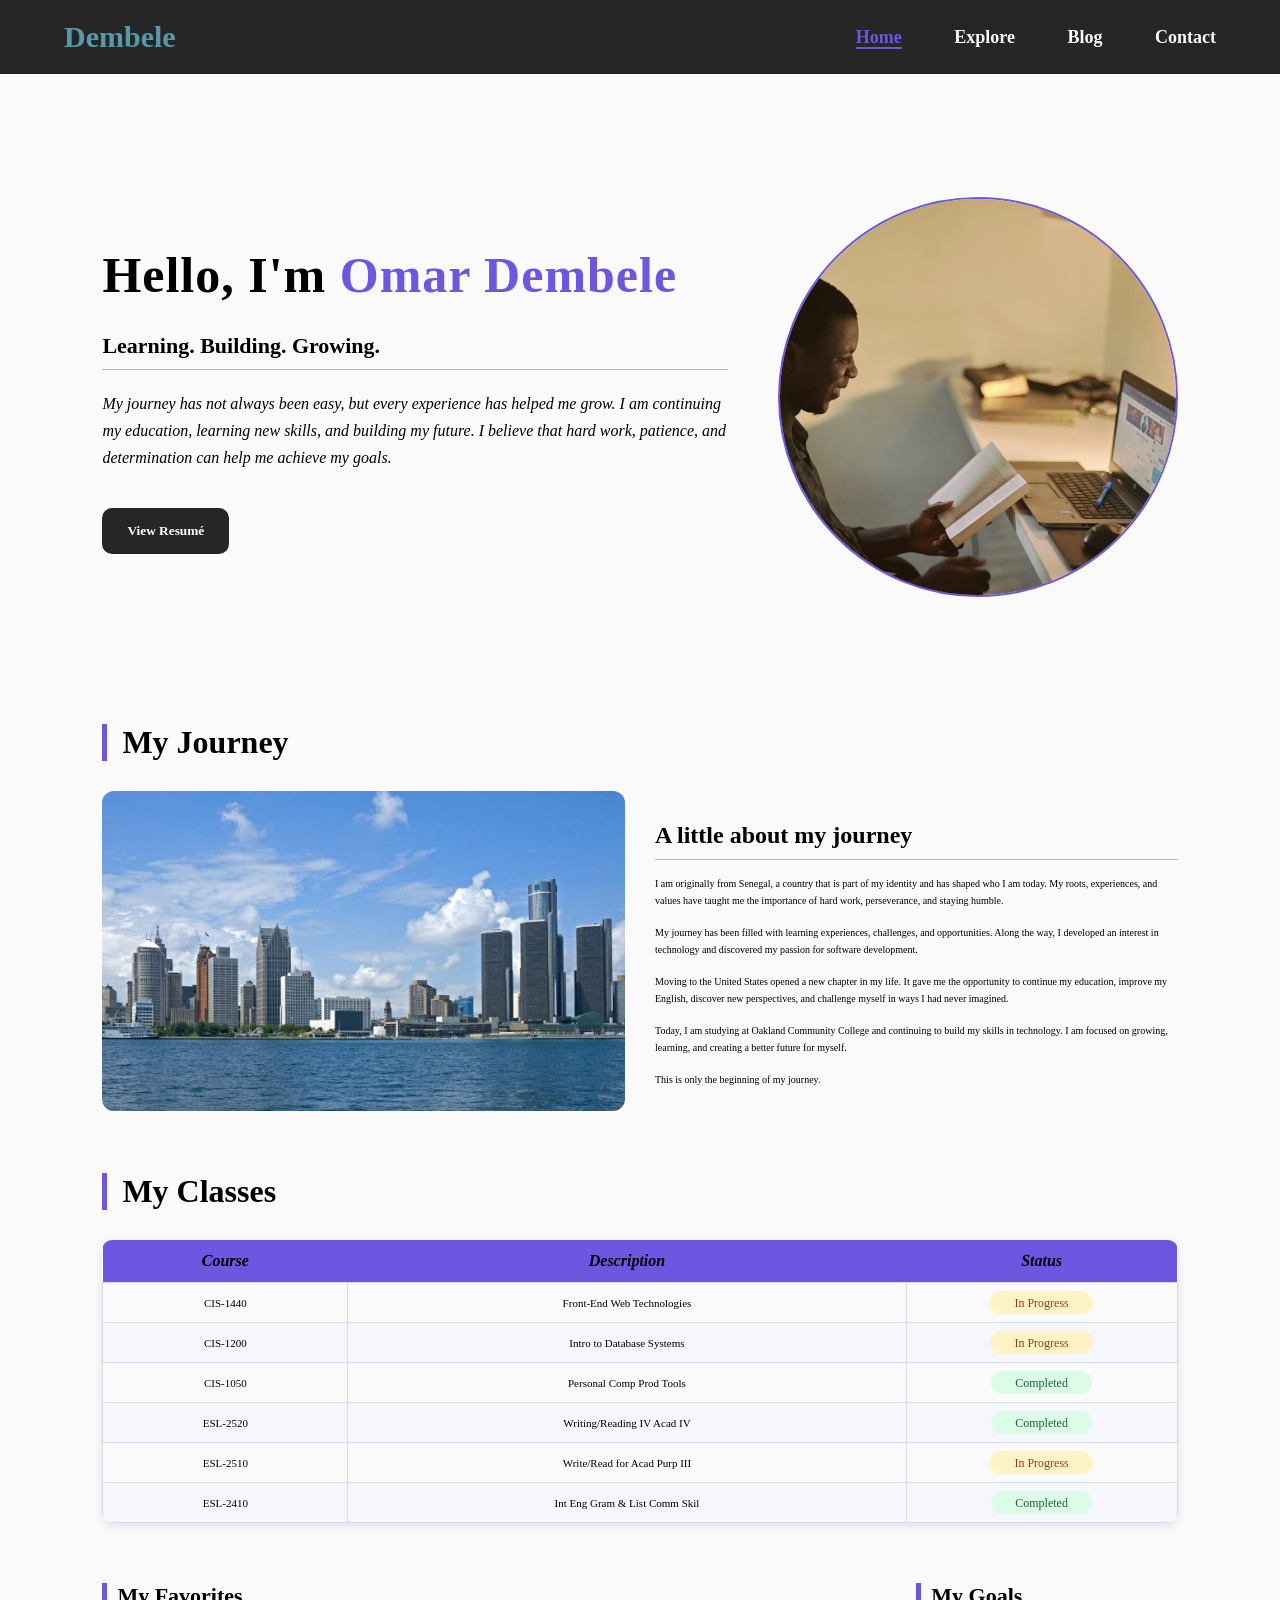
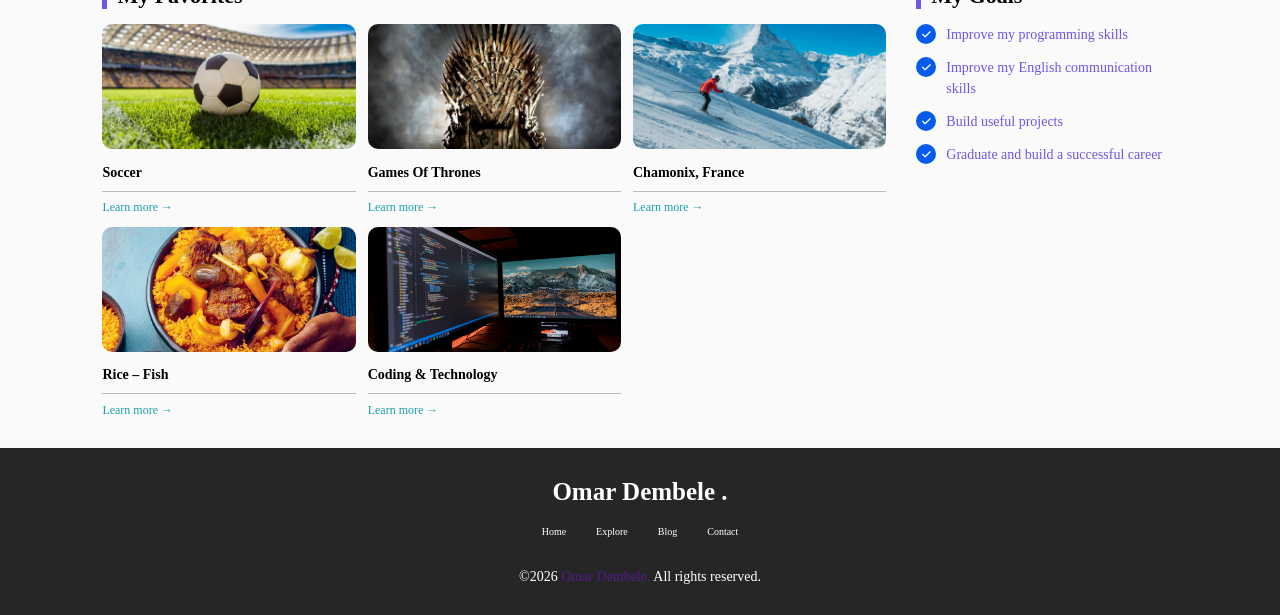
<file: index.html>
<!DOCTYPE html>
<html lang="en">
<head>
    <meta charset="UTF-8">
    <meta name="viewport" content="width=device-width, initial-scale=1.0">
    <link rel="stylesheet" href="assets/css/index.css">
    <link rel="icon" type="image/png" href="assets/image/icon.jpg">
    <link rel="stylesheet" href="https://cdnjs.cloudflare.com/ajax/libs/font-awesome/6.5.2/css/all.min.css">
    <link rel="stylesheet" href="https://unicons.iconscout.com/release/v4.0.8/css/line.css">
    <title>Omar Dembele - Portifolio</title>
</head>
<body>
    <!-- header Section -->
    <header class="header">

        <a href="index.html" class="logo">Dembele</a>

        <nav class="navbar" id="navbar">
            <a href="index.html" id="home">Home</a>
            <a href="explore.html" id="explore">Explore</a>
            <a href="blog.html" id="blog">Blog</a>
            <a href="contact.html" id="contact">Contact</a>
        </nav>

        <button class="nav-bars" id="navRight" aria-label="Scroll right">
            <i class="uil uil-bars"></i>
        </button>
    </header>

    <!-- HERO SECTION -->

    <section class="hero">

        <div class="hero-text">
            <h1>Hello, I'm <span>Omar Dembele</span></h1>

            <h3>Learning. Building. Growing.</h3>

            <p>
                My journey has not always been easy, but every experience has helped me grow.
                I am continuing my education, learning new skills, and building my future.
                I believe that hard work, patience, and determination can help me achieve my goals.
            </p>

            <div class="social-media">
                <button onclick="myCv()" class="btn blue-btn">View Resumé</button>
            </div>
        </div>

        <div class="hero-image">
            <img src="assets/image/audace.jfif" alt="Photo of Omar">
        </div>

    </section>


    <!-- My Journey Section -->
    <section class="journey" id="journey">

        <h2 class="section-title">My Journey</h2>

        <div class="journey-content">

            <div class="journey-image">
                <img src="assets/image/journey.png" alt="A picture representing my journey">
            </div>

            <div class="journey-text">
                <h3>A little about my journey</h3>

                <p>
                    I am originally from Senegal, a country that is part of my
                    identity and has shaped who I am today. My roots, experiences,
                    and values have taught me the importance of hard work,
                    perseverance, and staying humble.
                </p>

                <p>
                    My journey has been filled with learning experiences,
                    challenges, and opportunities. Along the way, I developed
                    an interest in technology and discovered my passion
                    for software development.
                </p>

                <p>
                    Moving to the United States opened a new chapter in my life.
                    It gave me the opportunity to continue my education, improve
                    my English, discover new perspectives, and challenge myself
                    in ways I had never imagined.
                </p>

                <p>
                    Today, I am studying at Oakland Community College and
                    continuing to build my skills in technology. I am focused
                    on growing, learning, and creating a better future
                    for myself.
                </p>

                <p>
                    This is only the beginning of my journey.
                </p>
            </div>

        </div>

    </section>

    <!-- My Classes Section -->
    <section class="my-classes" id="classes">

        <h2 class="section-title">My Classes</h2>

        <div class="classes-container">

            <table class="classes-table">
                <thead>
                    <tr>
                        <th>Course</th>
                        <th>Description</th>
                        <th>Status</th>
                    </tr>
                </thead>

                <tbody id="classes-container">
                    
                </tbody>
            </table>

        </div>

    </section>

    <!-- My Favorite & My Goals -->
    <section class="favorite-goals">

        <!-- My Favorite -->
        <div class="favorite-section">

            <h2 class="section-title">My Favorites</h2>

            <div class="favorite-container">

                <!-- Sport -->
                <div class="favorite-card">
                    <img src="assets/image/soccer.png" alt="Soccer">

                    <h3>Soccer</h3>

                    <a href="https://www.fifa.com/" target="_blank">
                        Learn more →
                    </a>
                </div>

                <!-- Movies -->
                <div class="favorite-card">
                    <img src="assets/image/GOT.png" alt="Movies">

                    <h3>Games Of Thrones</h3>

                    <a href="https://www.hbo.com/game-of-thrones" target="_blank">
                        Learn more →
                    </a>
                </div>

                <!-- Travel -->
                <div class="favorite-card">
                    <img src="assets/image/skiing.png" alt="Travel">

                    <h3>Chamonix, France</h3>

                    <a href="https://www.chamonix.com/" target="_blank">
                        Learn more →
                    </a>
                </div>

                <!-- Favorite Food -->
                <div class="favorite-card">
                    <img src="assets/image/rice.webp" alt="Thieboudienne">

                    <h3>Rice – Fish</h3>

                    <a href="https://en.wikipedia.org/wiki/Thieboudienne" target="_blank">
                        Learn more →
                    </a>
                </div>

                <!-- Coding -->
                <div class="favorite-card">
                    <img src="assets/image/code.jfif" alt="Coding">

                    <h3>Coding & Technology</h3>

                    <a href="https://www.freecodecamp.org/" target="_blank">
                        Learn more →
                    </a>
                </div>

            </div>

        </div>


        <!-- My Goals -->
        <div class="goals-section">

            <h2 class="section-title">My Goals</h2>

            <ul class="goals-list">

                <li>
                    <i class="fa-solid fa-check"></i>
                    <span>Improve my programming skills</span>
                </li>

                <li>
                    <i class="fa-solid fa-check"></i>
                    <span>Improve my English communication skills</span>
                </li>

                <li>
                    <i class="fa-solid fa-check"></i>
                    <span>Build useful projects</span>
                </li>

                <li>
                    <i class="fa-solid fa-check"></i>
                    <span>Graduate and build a successful career</span>
                </li>

            </ul>

        </div>

    </section>


    <!-- Footer Section -->
        <footer>
            <div class="top-footer">
                <p>Omar Dembele .</p>
            </div>
            <div class="middle-footer">
                <ul class="footer-menu">
                    <li class="footer-menu-list">
                        <a href="index.html" class="nav-link">Home</a>
                    </li>
                    <li class="footer-menu-list">
                        <a href="explore.html" class="nav-link">Explore</a>
                    </li>
                    <li class="footer-menu-list">
                        <a href="blog.html" class="nav-link">Blog</a>
                    </li>
                    <li class="footer-menu-list">
                        <a href="contact.html" class="nav-link">Contact</a>
                    </li>
                </ul>
            </div>
            <div class="bottom-footer">
                <p> &copy;2026 <a href="" style="text-decoration: none;">Omar Dembele.</a> All rights reserved.</p>
            </div>
        </footer>
        <script src="assets/js/index.js"></script>
</body>
</html>
</file>
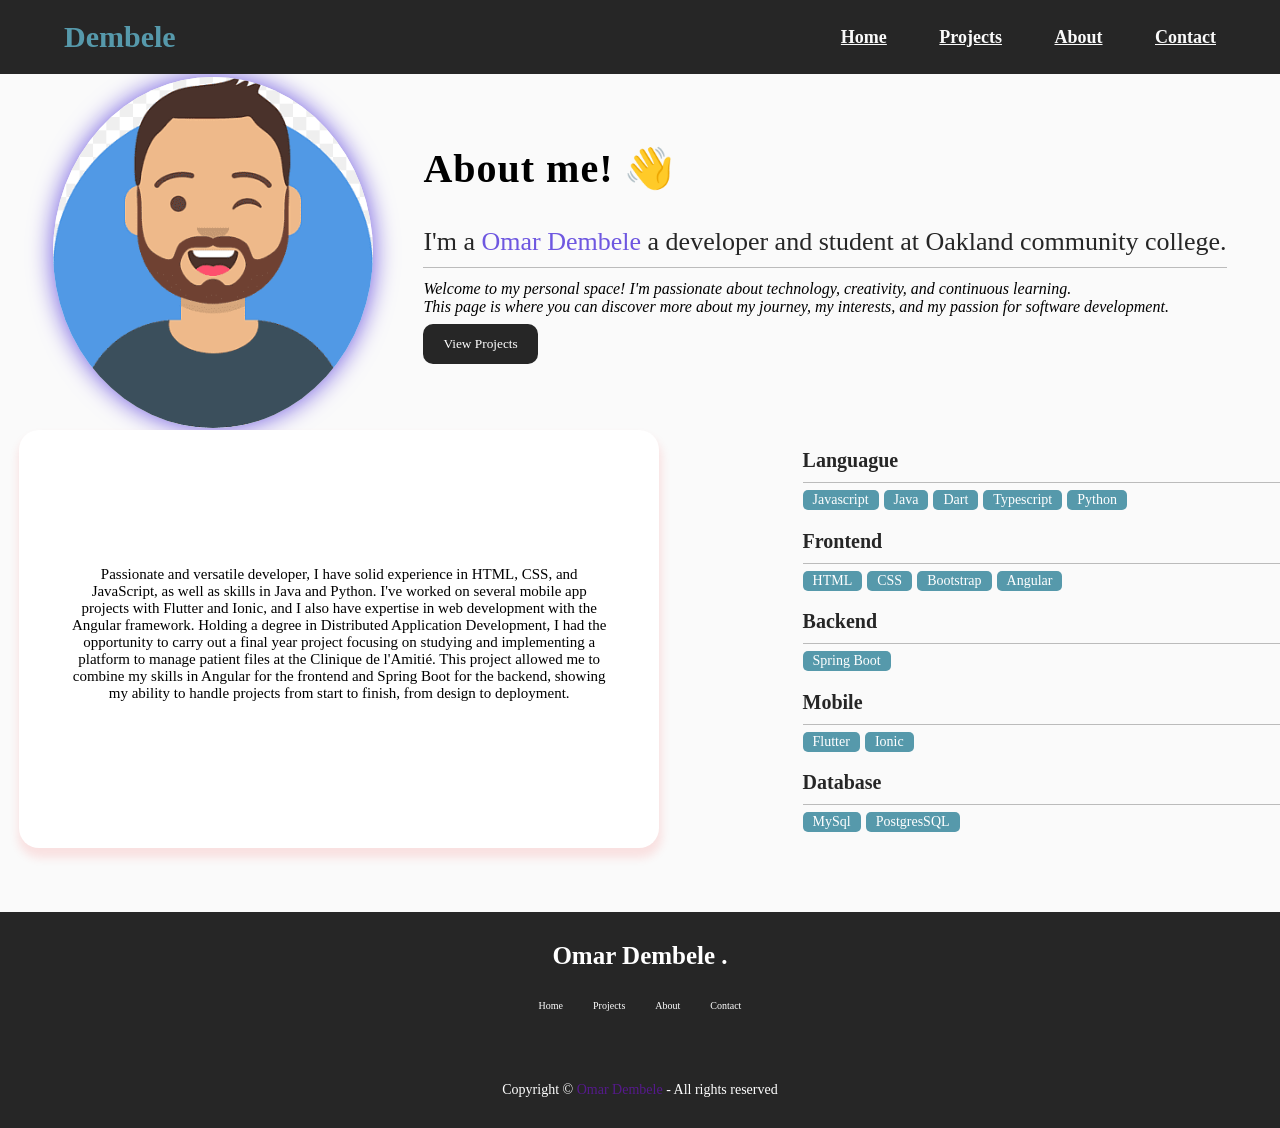
<file: about.html>
<!DOCTYPE html>
<html lang="en">
<head>
    <meta charset="UTF-8">
    <meta name="viewport" content="width=device-width, initial-scale=1.0">
    <link rel="stylesheet" href="index.css">
    <link rel="icon" type="image/png" href="assets/image/icon.png">
    <title>Omar Dembele - Portifolio</title>
</head>
<body>
    <!-- header Section -->
    <header class="header">

        <a href="index.html" class="logo">Dembele</a>

        <nav class="navbar">
            <a href="index.html">Home</a>
            <a href="projects.html">Projects</a>
            <a href="about.html">About</a>
            <a href="contact.html">Contact</a>
        </nav>
    </header>

    <!-- Home Section -->
    <section class="home" id="home">
        <div class="home-img">
            <img src="assets/image/avatar.png" alt="Profile Image">
        </div>

        <div class="home-content">
            <h1>About me! 👋</h1>
            <h3>I'm a <span class="multiple-text">Omar Dembele</span> a developer and student at Oakland community college.</h3>
            <p>
                Welcome to my personal space! I'm passionate about technology, creativity, and continuous learning. <br>
                This page is where you can discover more about my journey, my interests, and my passion
                for software development.
            </p>
            <div class="social-media">
                <button onclick="myCv()" class="btn blue-btn">View Projects</button>
            </div>
        </div>
    </section>

    <!-- About Section -->
    <section class="section" id="about">
        <div class="row">
            <div class="col">
                <div class="about-info">
                    <p>Passionate and versatile developer, I have solid experience in HTML, CSS, and JavaScript, as well as skills in Java and Python. I've worked on several mobile app projects with Flutter and Ionic, and I also have expertise in web development with the Angular framework.

                        Holding a degree in Distributed Application Development, I had the opportunity to carry out a final year project focusing on studying and implementing a platform to manage patient files at the Clinique de l'Amitié. This project allowed me to combine my skills in 
                        Angular for the frontend and Spring Boot for the backend, showing my ability to handle projects from start to finish, from design to deployment.
                    </p>
                </div>      
            </div>
            <div class="col1">
                <div class="skills-box">
                    <div class="skills-head">
                        <H3>Languague</H3>
                    </div>
                    <div class="skills-list">
                        <span>Javascript</span>
                        <span>Java</span>
                        <span>Dart</span>
                        <span>Typescript</span>
                        <span>Python</span>
                    </div>
                </div>
                <div class="skills-box">
                    <div class="skills-head">
                        <H3>Frontend</H3>
                    </div>
                    <div class="skills-list">
                        <span>HTML</span>
                        <span>CSS</span>
                        <span>Bootstrap</span>
                        <span>Angular</span>
                    </div>
                </div>
                <div class="skills-box">
                    <div class="skills-head">
                        <H3>Backend</H3>
                    </div>
                    <div class="skills-list">
                        <span>Spring Boot</span>
                    </div>
                </div>
                <div class="skills-box">
                    <div class="skills-head">
                        <H3>Mobile</H3>
                    </div>
                    <div class="skills-list">
                        <span>Flutter</span>
                        <span>Ionic</span>
                    </div>
                </div>
                <div class="skills-box">
                    <div class="skills-head">
                        <H3>Database</H3>
                    </div>
                    <div class="skills-list">
                        <span>MySql</span>
                        <span>PostgresSQL</span>
                    </div>
                </div>
            </div>
        </div>

    </section>

            <!--------------------- FOOTER ---------------------->
    <footer>
        <div class="top-footer">
            <p>Omar Dembele .</p>
        </div>
        <div class="middle-footer">
            <ul class="footer-menu">
                <li class="footer-menu-list">
                    <a href="index.html" class="nav-link">Home</a>
                </li>
                <li class="footer-menu-list">
                    <a href="projects.html" class="nav-link">Projects</a>
                </li>
                <li class="footer-menu-list">
                    <a href="about.html" class="nav-link">About</a>
                </li>
                <li class="footer-menu-list">
                    <a href="contact.html" class="nav-link">Contact</a>
                </li>
            </ul>
        </div>
        <div class="footer-social-icons">
            <div class="icon"> <i class="uil uil-instagram"></i> </div>
            <div class="icon"> <i class="uil uil-linkedin-alt"></i> </div>
            <div class="icon"> <i class="uil uil-dribbble"></i> </div>
            <div class="icon"> <i class="uil uil-github-alt"></i> </div>
        </div>
        <div class="bottom-footer">
            <p>Copyright &copy; <a href="" style="text-decoration: none;">Omar Dembele</a> - All rights reserved</p>
        </div>
    </footer>
</body>
</html>
</file>
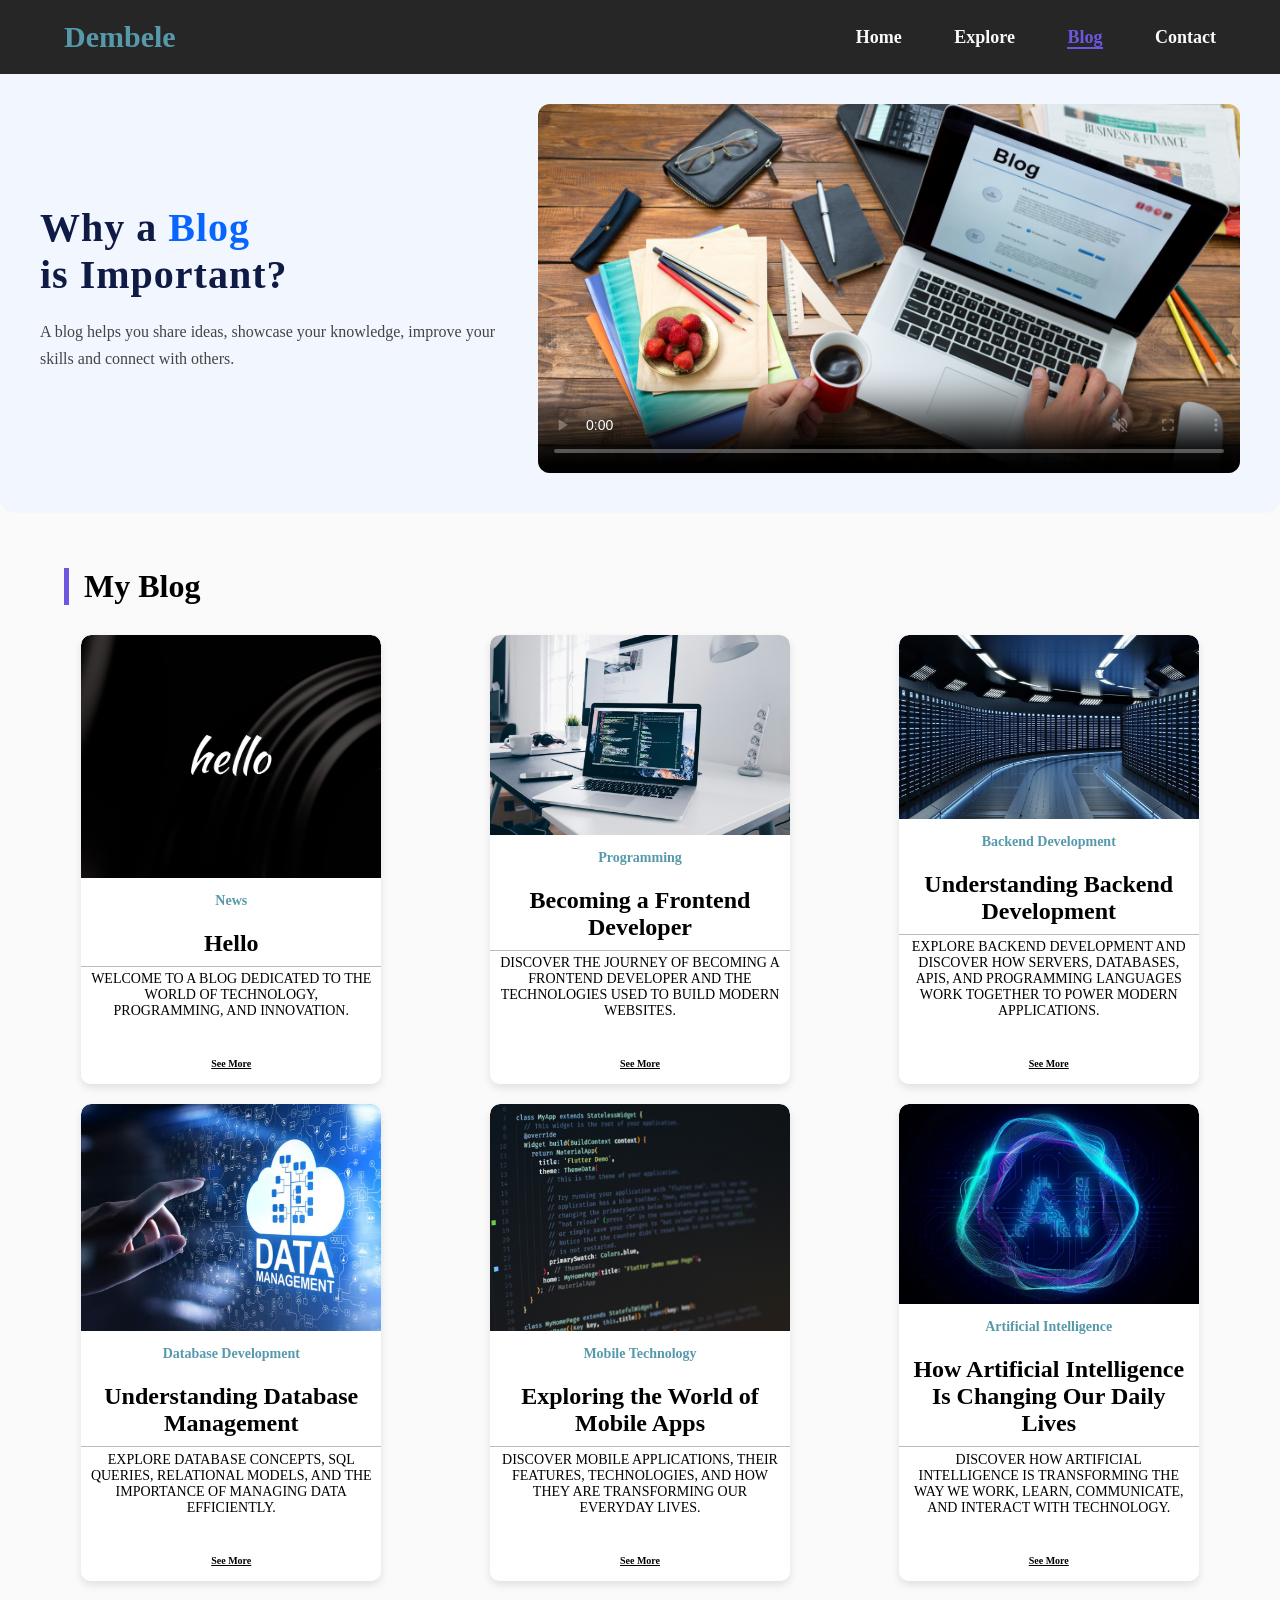
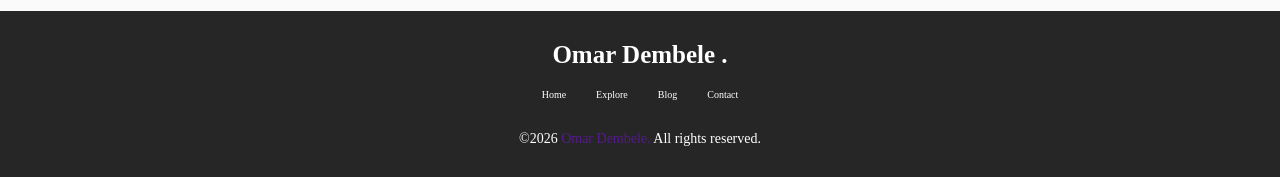
<file: blog.html>
<!DOCTYPE html>
<html lang="en">
<head>
    <meta charset="UTF-8">
    <meta name="viewport" content="width=device-width, initial-scale=1.0">
    <link rel="stylesheet" href="assets/css/index.css">
    <link rel="icon" type="image/png" href="assets/image/icon.jpg">
    <link rel="stylesheet" href="https://cdnjs.cloudflare.com/ajax/libs/font-awesome/6.5.2/css/all.min.css">
    <link rel="stylesheet" href="https://unicons.iconscout.com/release/v4.0.8/css/line.css">
    <title>Omar Dembele - Portifolio</title>
</head>
<body>
    <!-- header Section -->
    <header class="header">

        <a href="index.html" class="logo">Dembele</a>

        <nav class="navbar" id="navbar">
            <a href="index.html" id="home">Home</a>
            <a href="explore.html" id="explore">Explore</a>
            <a href="blog.html" id="blog">Blog</a>
            <a href="contact.html" id="contact">Contact</a>
        </nav>

        <button class="nav-bars" id="navRight" aria-label="Scroll right">
            <i class="uil uil-bars"></i>
        </button>
    </header>

    <!-- Video Section -->
    <section class="blog-video">

        <div class="video-content">

            <div class="video-text">
                <h1>Why a <span>Blog</span><br>is Important?</h1>

                <p>
                    A blog helps you share ideas, showcase your knowledge,
                    improve your skills and connect with others.
                </p>
            </div>

            <div class="video-container">
                <video autoplay  muted playsinline controls poster="assets/image/blog.webp">
                    <source src="assets/video/blogging.mp4" type="video/mp4">
                    Your browser does not support the video tag.
                </video>
            </div>

        </div>

    </section>

    <!-- Project Section -->
    <section class="section-blog" id="projects">

        <h2 class="section-title">My Blog</h2>

        <div id="blog-container" class="blog-card">

        </div>
               
    </section>


    <!-- ------------------- FOOTER -------------------- -->
    <footer>
        <div class="top-footer">
            <p>Omar Dembele .</p>
        </div>
        <div class="middle-footer">
            <ul class="footer-menu">
                <li class="footer-menu-list">
                    <a href="index.html" class="nav-link">Home</a>
                </li>
                <li class="footer-menu-list">
                    <a href="explore.html" class="nav-link">Explore</a>
                </li>
                <li class="footer-menu-list">
                    <a href="blog.html" class="nav-link">Blog</a>
                </li>
                <li class="footer-menu-list">
                    <a href="contact.html" class="nav-link">Contact</a>
                </li>
            </ul>
        </div>
        <div class="bottom-footer">
            <p> &copy;2026 <a href="" style="text-decoration: none;">Omar Dembele.</a> All rights reserved.</p>
        </div>
    </footer>
    
    <script src="assets/js/index.js"></script>
</body>
</html>
</file>
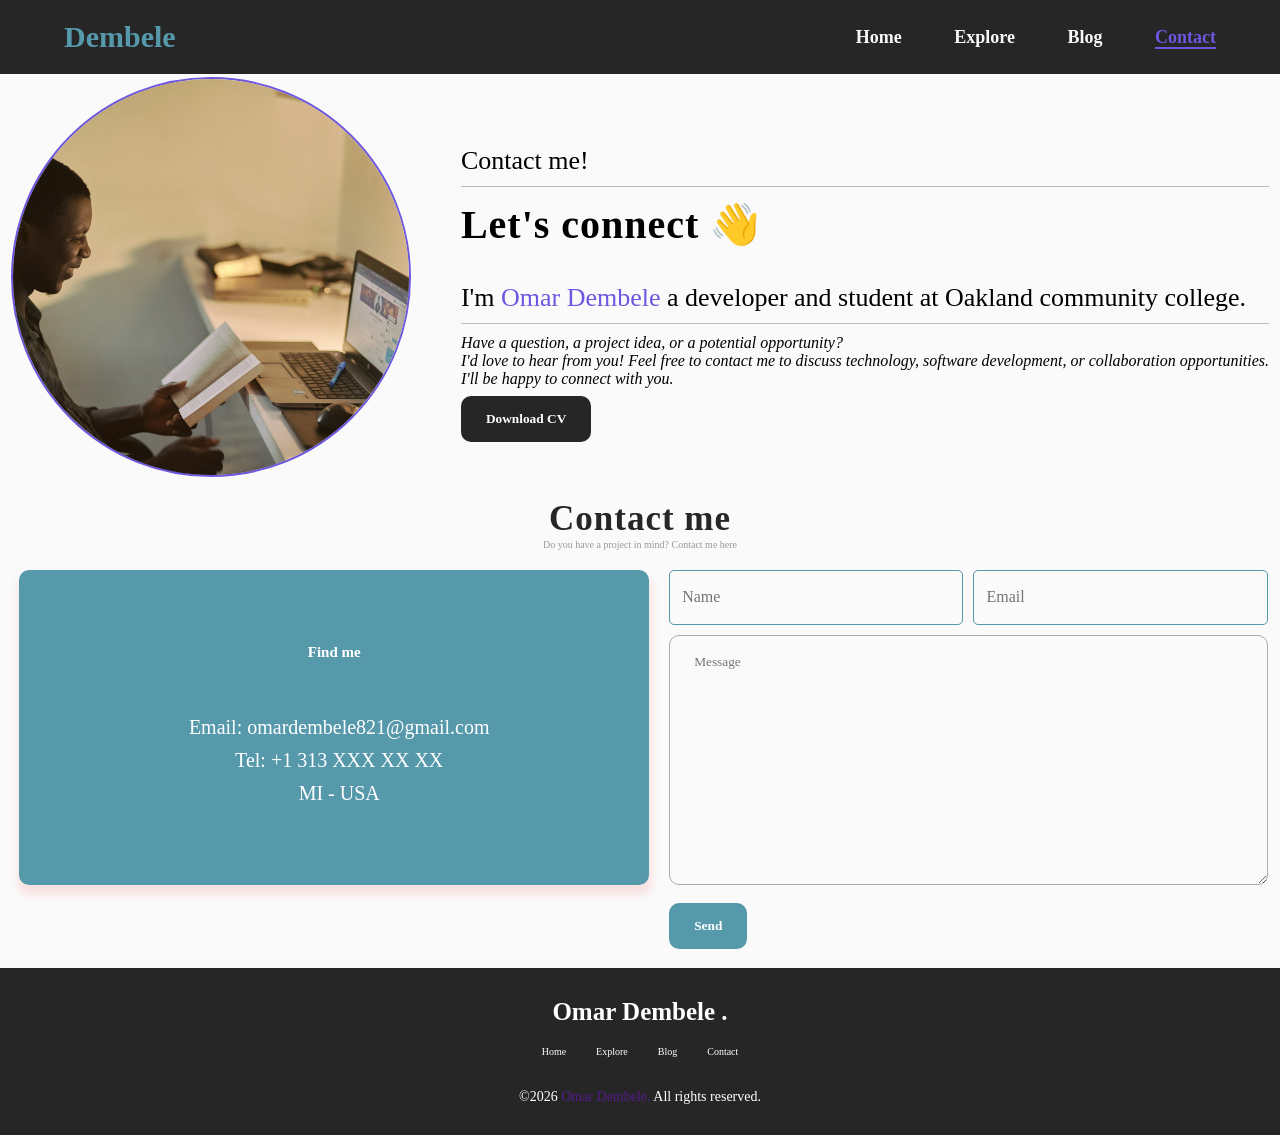
<file: contact.html>
<!DOCTYPE html>
<html lang="en">
<head>
    <meta charset="UTF-8">
    <meta name="viewport" content="width=device-width, initial-scale=1.0">
    <link rel="stylesheet" href="assets/css/index.css">
    <link rel="icon" type="image/png" href="assets/image/icon.jpg">
    <link rel="stylesheet" href="https://cdnjs.cloudflare.com/ajax/libs/font-awesome/6.5.2/css/all.min.css">
    <link rel="stylesheet" href="https://unicons.iconscout.com/release/v4.0.8/css/line.css">
    <title>Omar Dembele - Portifolio</title>
</head>
<body>
    <!-- header Section -->
    <header class="header">

        <a href="index.html" class="logo">Dembele</a>

        <nav class="navbar" id="navbar">
            <a href="index.html" id="home">Home</a>
            <a href="explore.html" id="explore">Explore</a>
            <a href="blog.html" id="blog">Blog</a>
            <a href="contact.html" id="contact">Contact</a>
        </nav>

        <button class="nav-bars" id="navRight" aria-label="Scroll right">
            <i class="uil uil-bars"></i>
        </button>
    </header>

    <!-- Contact Section -->
    <section class="contact" id="home">
        <div class="hero-image">
            <img src="assets/image/audace.jfif" alt="Photo of Omar">
        </div>

        <div class="contact-content">
            <h3>Contact me!</h3>
            <h1>Let's connect 👋</h1>
            <h3>I'm <span class="multiple-text">Omar Dembele</span> a developer and student at Oakland community college.</h3>
            <p>
                Have a question, a project idea, or a potential opportunity? <br>
                I'd love to hear from you! Feel free to contact me to discuss
                technology, software development, or collaboration opportunities. <br>
                I'll be happy to connect with you.
            </p>
            <div class="social-media">
                <button onclick="myCv()" class="btn blue-btn">Download CV</button>
            </div>
        </div>
    </section>

    <!-- --------------------- Contact BOX ------------------ -->
    <section class="section" id="contact">
        <div class="top-header">
            <h1>Contact me</h1>
            <span>Do you have a project in mind? Contact me here</span>
        </div>
        <div class="row">
            <div class="col">
                <div class="contact-info">
                    <h2>Find me <i class="uil uil-arrow-down"></i> </h2>
                    <p> <i class="uil uil-envelope"></i> Email: omardembele821@gmail.com</p>
                    <p> <i class="uil uil-phone"></i> Tel: +1 313 XXX XX XX</p>
                    <p> <i class="uil uil-estate"></i> MI - USA</p>
                </div>
            </div>
            <div class="col">
                <div class="form-control">
                    <div class="form-inputs">
                        <input type="text" name="name_contact" id="name_contact" class="input-field" placeholder="Name">
                        <input type="text" name="email_contact" id="email_contact" class="input-field" placeholder="Email">
                    </div>
                    <div class="text-area">
                        <textarea name="message_contact" id="message_contact" placeholder="Message" ></textarea>
                    </div>
                    <div class="form-button">
                        <button class="btn" id="send_btn" type="submit">Send <i class="uil uil-message"></i> </button>
                    </div>
                </div>
            </div>
        </div>
    </section>
    
    <!-- Footer Section -->
    <footer>
        <div class="top-footer">
            <p>Omar Dembele .</p>
        </div>
        <div class="middle-footer">
            <ul class="footer-menu">
                <li class="footer-menu-list">
                    <a href="index.html" class="nav-link">Home</a>
                </li>
                <li class="footer-menu-list">
                    <a href="explore.html" class="nav-link">Explore</a>
                </li>
                <li class="footer-menu-list">
                    <a href="blog.html" class="nav-link">Blog</a>
                </li>
                <li class="footer-menu-list">
                    <a href="contact.html" class="nav-link">Contact</a>
                </li>
            </ul>
        </div>
        <div class="bottom-footer">
            <p> &copy;2026 <a href="" style="text-decoration: none;">Omar Dembele.</a> All rights reserved.</p>
        </div>
    </footer>

    <script src="assets/js/index.js"></script>
</body>
</html>
</file>
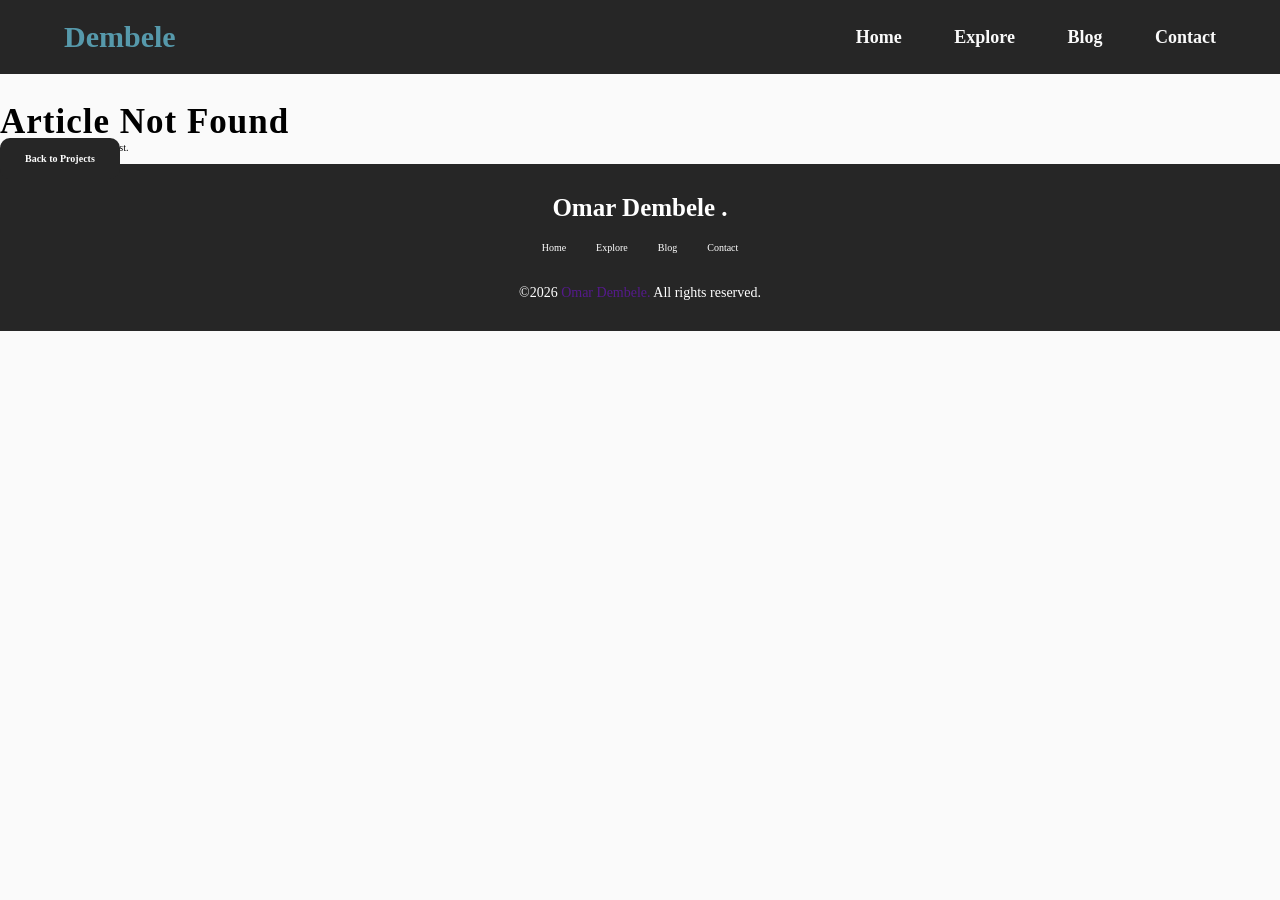
<file: details.html>
<!DOCTYPE html>
<html lang="en">
<head>
    <meta charset="UTF-8">
    <meta name="viewport" content="width=device-width, initial-scale=1.0">
    <link rel="stylesheet" href="assets/css/index.css">
    <link rel="icon" type="image/png" href="assets/image/icon.jpg">
    <link rel="stylesheet" href="https://cdnjs.cloudflare.com/ajax/libs/font-awesome/6.5.2/css/all.min.css">
    <link rel="stylesheet" href="https://unicons.iconscout.com/release/v4.0.8/css/line.css">
    <title>Omar Dembele - Portifolio</title>
</head>
<body>
    <!-- header Section -->
    <header class="header">

        <a href="index.html" class="logo">Dembele</a>

        <nav class="navbar" id="navbar">
            <a href="index.html" id="home">Home</a>
            <a href="explore.html" id="explore">Explore</a>
            <a href="blog.html" id="blog">Blog</a>
            <a href="contact.html" id="contact">Contact</a>
        </nav>

        <button class="nav-bars" id="navRight" aria-label="Scroll right">
            <i class="uil uil-bars"></i>
        </button>
    </header>

   <!-- Blog Article Details -->
    <section id="section-details" class="details-section">

    </section>

    <!-- ------------------- FOOTER -------------------- -->
    <footer>
        <div class="top-footer">
            <p>Omar Dembele .</p>
        </div>
        <div class="middle-footer">
            <ul class="footer-menu">
                <li class="footer-menu-list">
                    <a href="index.html" class="nav-link">Home</a>
                </li>
                <li class="footer-menu-list">
                    <a href="explore.html" class="nav-link">Explore</a>
                </li>
                <li class="footer-menu-list">
                    <a href="blog.html" class="nav-link">Blog</a>
                </li>
                <li class="footer-menu-list">
                    <a href="contact.html" class="nav-link">Contact</a>
                </li>
            </ul>
        </div>
        <div class="bottom-footer">
            <p> &copy;2026 <a href="" style="text-decoration: none;">Omar Dembele.</a> All rights reserved.</p>
        </div>
    </footer>

    <!-- ------------------- SCRIPT JS ------------------- --->
    <script src="assets/js/index.js"></script>
</body>
</html>
</file>
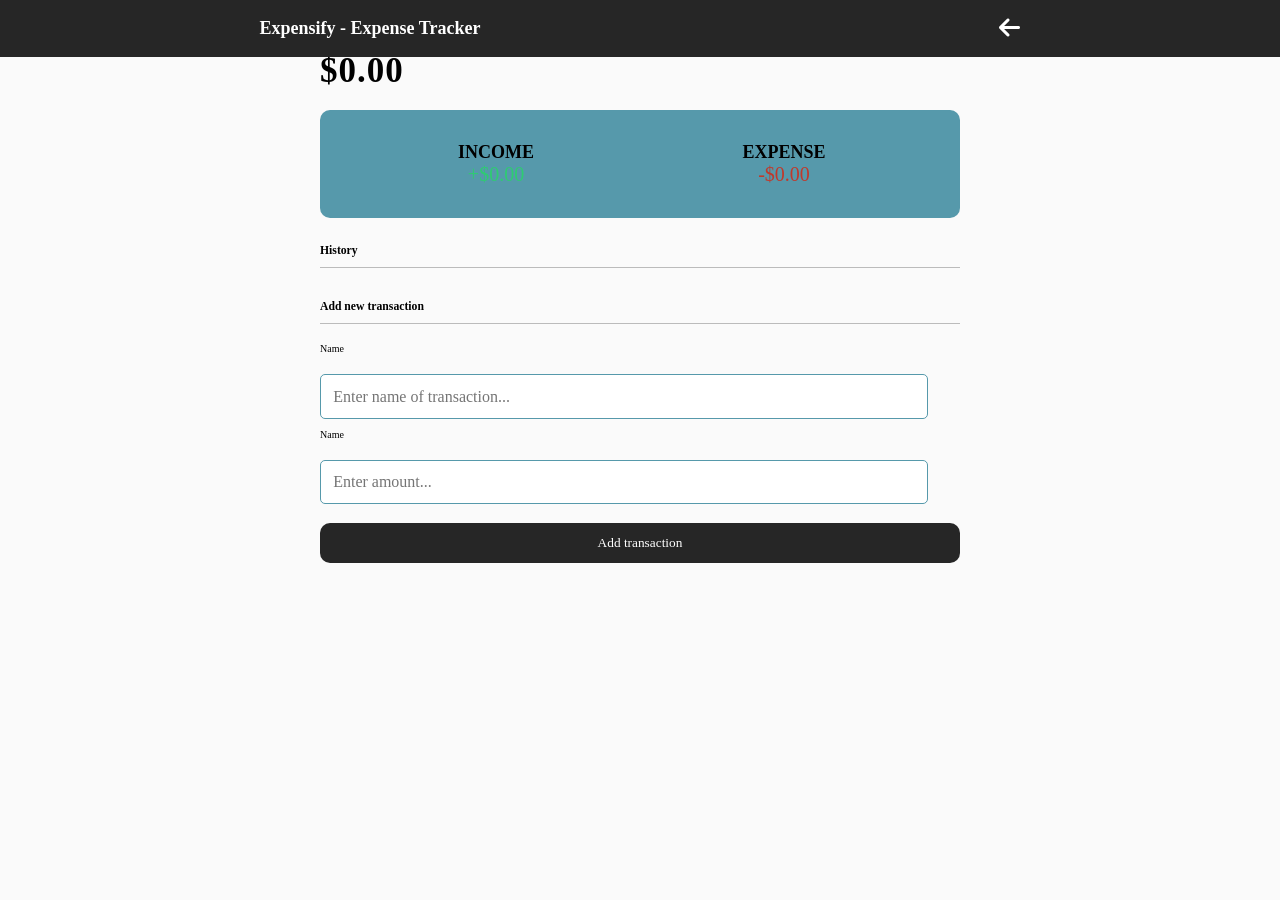
<file: expense_tracker.html>
<!DOCTYPE html>
<html lang="en">
<head>
    <meta charset="UTF-8">
    <meta name="viewport" content="width=device-width, initial-scale=1.0">
    <link rel="stylesheet" href="assets/css/index.css">
    <link rel="icon" type="image/png" href="assets/image/icon.jpg">
    <link rel="stylesheet" href="https://cdnjs.cloudflare.com/ajax/libs/font-awesome/6.5.2/css/all.min.css">
    <link rel="stylesheet" href="https://unicons.iconscout.com/release/v4.0.8/css/line.css">
    <title>Omar Dembele - Portifolio</title>
</head>
<body>
    <header class="header-expense">
        <h2>Expensify - Expense Tracker</h2>
        <a href="explore.html#projects" class="back-icon">
            <i class="fas fa-arrow-left"></i>
        </a>
    </header>

   <section class="home">
        <div class="container-expense">
            <h4>Your balance</h4>
            <h1 id="balance">$0.00</h1>

            <div class="inc-exp-container">
                <div>
                    <h4>Income</h4>
                    <p id="money-plus" class="money-plus">+$0.00</p>
                </div>
                <div>
                    <h4>Expense</h4>
                    <p id="money-minus" class="money-minus">-$0.00</p>
                </div>
            </div>

            <h3>History</h3>
            <ul id="list" class="list">

            </ul>

            <h3>Add new transaction</h3>

            <form id="form">
                <div class="form-control">
                    <label for="text">Name</label>
                    <input type="text" id="text" placeholder="Enter name of transaction...">
                </div>

                <div class="form-control">
                    <label for="amount">Name</label>
                    <input type="text" id="amount" placeholder="Enter amount...">
                </div>

                <button  class="btn-expense">Add transaction</button>
            </form>
        </div>
   </section>
   
    <script src="assets/js/index.js"></script>
</body>
</html>
</file>
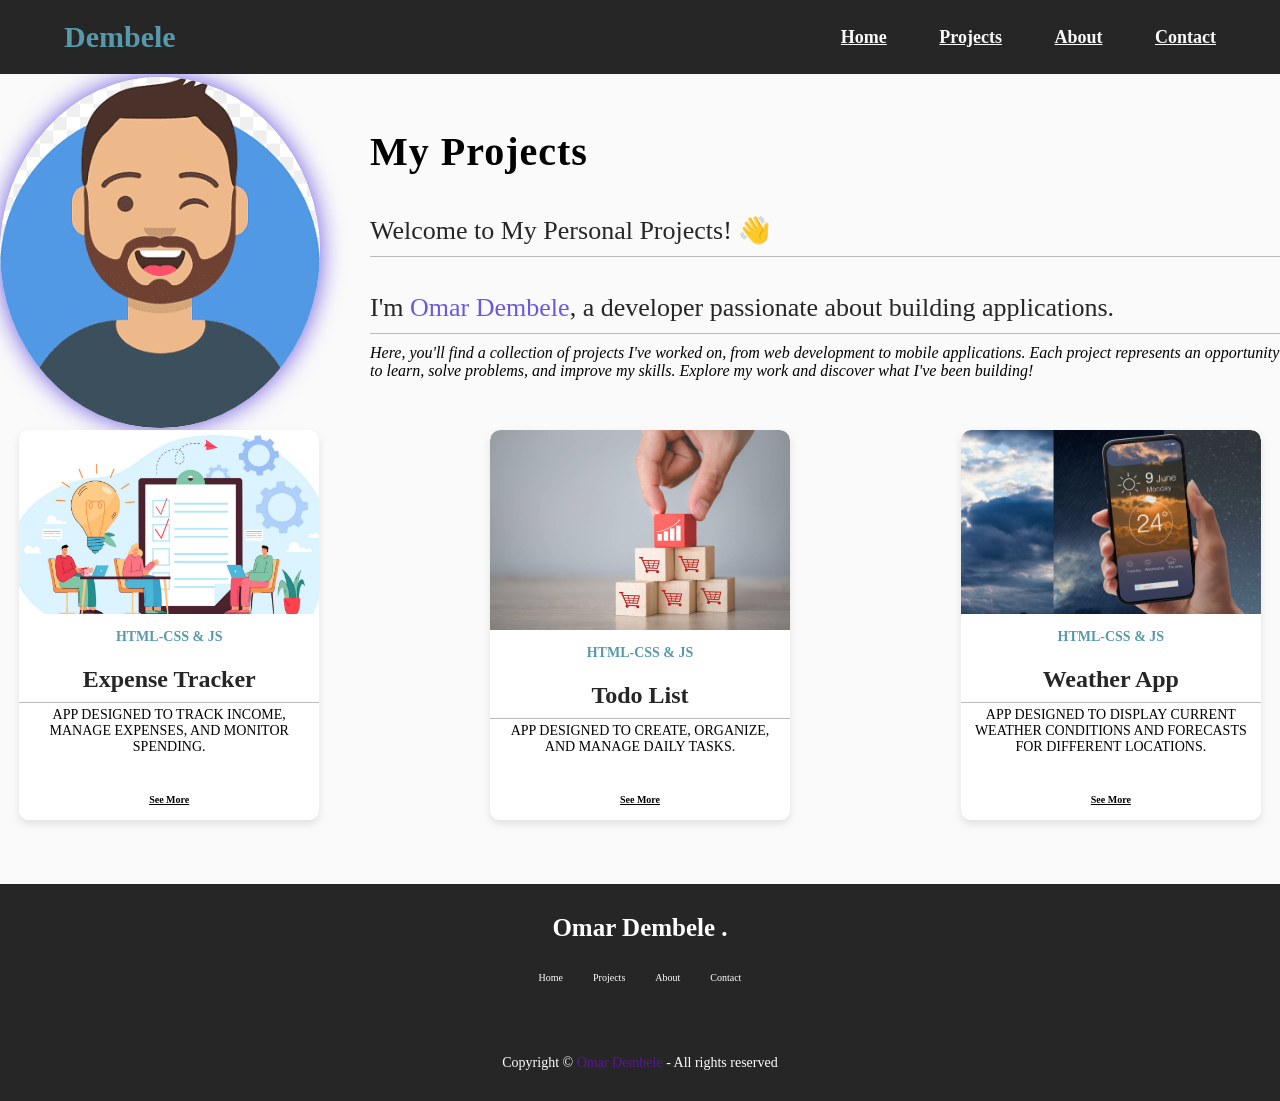
<file: projects.html>
<!DOCTYPE html>
<html lang="en">
<head>
    <meta charset="UTF-8">
    <meta name="viewport" content="width=device-width, initial-scale=1.0">
    <link rel="stylesheet" href="index.css">
    <link rel="icon" type="image/png" href="assets/image/icon.png">
    <title>Omar Dembele - Portifolio</title>
</head>
<body>
    <!-- header Section -->
    <header class="header">

        <a href="index.html" class="logo">Dembele</a>

        <nav class="navbar">
            <a href="index.html">Home</a>
            <a href="projects.html">Projects</a>
            <a href="about.html">About</a>
            <a href="contact.html">Contact</a>
        </nav>
    </header>

    <!-- Home Section -->
    <section class="home" id="home">
        <div class="home-img">
            <img src="assets/image/avatar.png" alt="Profile Image">
        </div>
   
        <div class="home-content">
            <h1>My Projects</h1>

            <h3>Welcome to My Personal Projects! 👋</h3>

            <h3>
                I'm <span class="multiple-text">Omar Dembele</span>,
                a developer passionate about building applications.
            </h3>

            <p>
                Here, you'll find a collection of projects I've worked on,
                from web development to mobile applications. Each project
                represents an opportunity to learn, solve problems, and
                improve my skills. Explore my work and discover what I've
                been building!
            </p>
        </div>
    </section>

            <!----------------------- PROJECT BOX -------------------->
            <section class="section" id="projects">
                <div id="project-box" class="project-card">
                    
                </div>
            </section>


    <!-- Footer Section -->
            <!--------------------- FOOTER ---------------------->
        <footer>
            <div class="top-footer">
                <p>Omar Dembele .</p>
            </div>
            <div class="middle-footer">
                <ul class="footer-menu">
                    <li class="footer-menu-list">
                        <a href="index.html" class="nav-link">Home</a>
                    </li>
                    <li class="footer-menu-list">
                    <li class="footer-menu-list">
                        <a href="projects.html" class="nav-link">Projects</a>
                    </li>
                    <li class="footer-menu-list">
                        <a href="about.html" class="nav-link">About</a>
                    </li>
                    <li class="footer-menu-list">
                        <a href="contact.html" class="nav-link">Contact</a>
                    </li>
                </ul>
            </div>
            <div class="footer-social-icons">
                <div class="icon"> <i class="uil uil-instagram"></i> </div>
                    <div class="icon"> <i class="uil uil-linkedin-alt"></i> </div>
                    <div class="icon"> <i class="uil uil-dribbble"></i> </div>
                    <div class="icon"> <i class="uil uil-github-alt"></i> </div>
            </div>
            <div class="bottom-footer">
                <p>Copyright &copy; <a href="" style="text-decoration: none;">Omar Dembele</a> - All rights reserved</p>
            </div>
        </footer>

        <script src="index.js"></script>
</body>
</html>
</file>
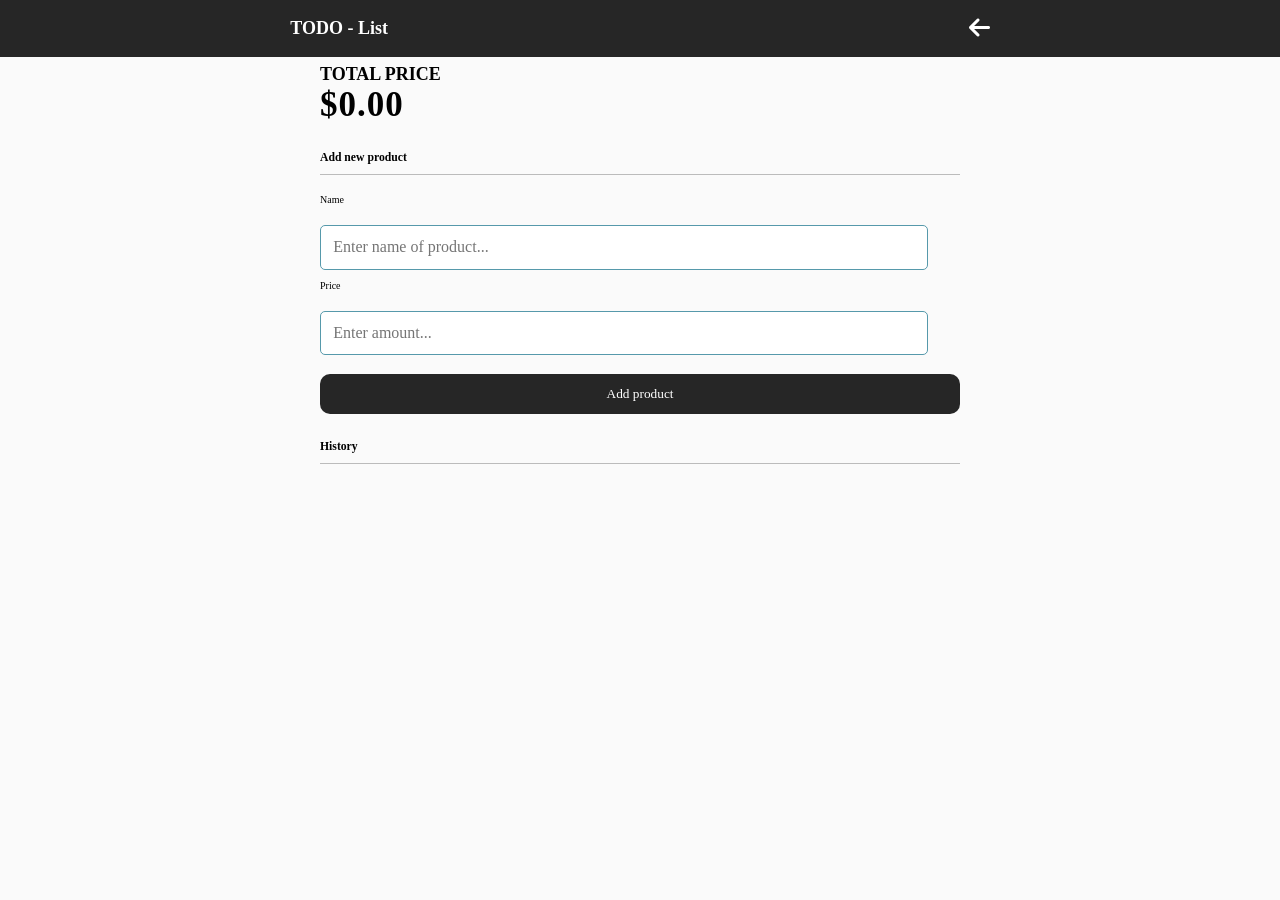
<file: todo_list.html>
<!DOCTYPE html>
<html lang="en">
<head>
    <meta charset="UTF-8">
    <meta name="viewport" content="width=device-width, initial-scale=1.0">
    <link rel="stylesheet" href="assets/css/index.css">
    <link rel="icon" type="image/png" href="assets/image/icon.jpg">
    <link rel="stylesheet" href="https://cdnjs.cloudflare.com/ajax/libs/font-awesome/6.5.2/css/all.min.css">
    <link rel="stylesheet" href="https://unicons.iconscout.com/release/v4.0.8/css/line.css">
    <title>Omar Dembele - Portifolio</title>
</head>
<body>
    <header class="header-expense">
        <h2>TODO - List</h2>
        <a href="explore.html#projects" class="back-icon">
            <i class="fas fa-arrow-left"></i>
        </a>
    </header>

    <!-- TODO LIST -->
    <section class="todo">
        <div class="container-todo">
            <h4>Total Price </h4>
            <h1 id="total">$0.00</h1>

            <h3>Add new product</h3>

            <form id="form_todo">

                <div class="form-control">
                    <label for="name_product">Name</label>
                    <input type="text" id="name_product" placeholder="Enter name of product...">
                </div>

                <div class="form-control">
                    <label for="amount_product">Price</label>
                    <input type="number" id="amount_product" placeholder="Enter amount..." step="0.01" min="0">
                </div>

                <button type="submit" class="btn-expense">Add product</button>

            </form>

            <h3>History</h3>

            <ul id="list-todo" class="list-todo"></ul>

        </div>
    </section>

    <script src="assets/js/index.js"></script>
</body>
</html>
</file>
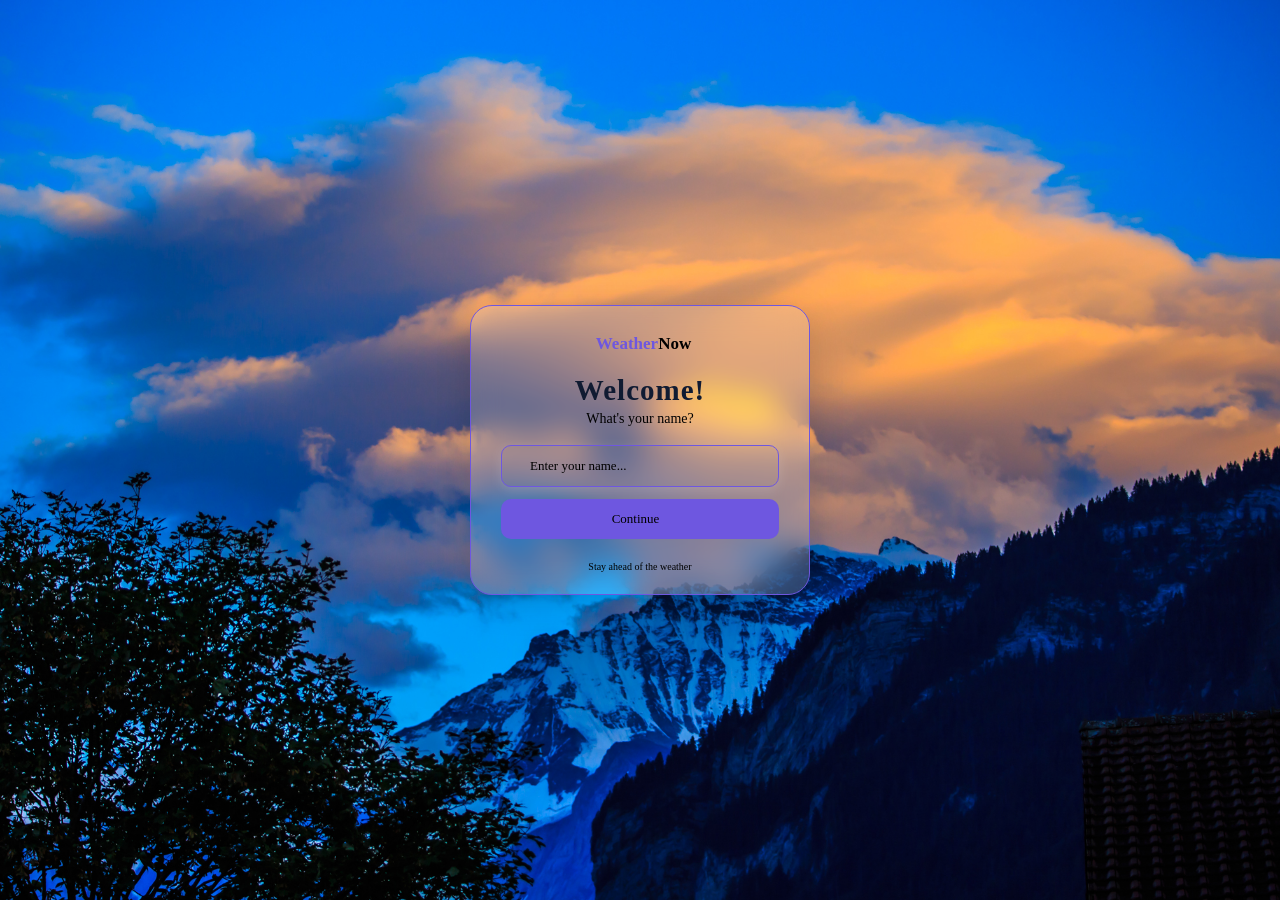
<file: weather.html>
<!DOCTYPE html>
<html lang="en">
<head>
    <meta charset="UTF-8">
    <meta name="viewport" content="width=device-width, initial-scale=1.0">
    <link rel="stylesheet" href="assets/css/index.css">
    <link rel="icon" type="image/png" href="assets/image/icon.jpg">
    <link rel="stylesheet" href="https://cdnjs.cloudflare.com/ajax/libs/font-awesome/6.7.2/css/all.min.css">
    <link rel="stylesheet" href="https://unicons.iconscout.com/release/v4.0.8/css/line.css">
    <title>Omar Dembele - Portifolio</title>
</head>
<body class="weather-body">

    <!-- WEATHER HEADER -->
    <header class="weather-header" id="header-weather" style="display: none;">

        <!-- BRAND -->
        <div class="weather-brand">
            <img src="assets/image/weather.avif" alt="WeatherNow">
            <h2>Weather<span>Now</span></h2>
        </div>

        <!-- LOCATION -->
        <div class="location-badge">
            <i class="uil uil-location-point"></i>
            <span id="cityWeather"></span>
        </div>

    </header>

    <!-- WEATHER FORM -->
    <section class="welcome-section" id="name-weather-form">

        <div class="welcome-container">

            <!-- Logo -->
            <div class="logo">
                <i class="uil uil-cloud-sun"></i>
                <span>Weather<span class="logo-blue">Now</span></span>
            </div>

            <!-- Welcome content -->
            <div class="welcome-content">

                <h1>Welcome!</h1>
                <p class="welcome-subtitle">What's your name?</p>

                <!-- Name form -->
                <form id="nameForm">

                    <div class="name-input">
                        <i class="uil uil-user"></i>

                        <input
                            type="text"
                            id="nameInput"
                            placeholder="Enter your name..."
                            autocomplete="given-name"
                            required
                        >
                    </div>

                    <button type="submit" class="continue-btn">
                        Continue
                        <i class="uil uil-arrow-right"></i>
                    </button>

                </form>

            </div>

            <!-- Footer -->
            <div class="welcome-footer">
                <span>Stay ahead of the weather</span>
            </div>

        </div>

    </section>

    <!-- WEATHER MAIN SECTION -->
    <section class="weather-section" id="weather-section" style="display: none;">

        <!-- WELCOME -->
        <div class="welcome-message">

            <h1 id="greetingText">
                <span id="displayName"></span>! 👋
            </h1>

            <p id="weatherGreeting">
                It's <span id="currentTime">09:24:17 AM EST</span>
                on <span id="currentDate">11/24/2025</span>,
                and it's <span id="weatherText"></span> right now.
            </p>

        </div>


        <!-- WEATHER & LAST VISIT -->
        <div class="dashboard-content">

            <!-- WEATHER CARD -->
            <div class="current-weather-card">

                <div class="weather-icon">
                    <i class="uil uil-cloud-sun"></i>
                </div>

                <div class="weather-info">
                    <h2 id="temperature"></h2>
                    <p id="weatherDescription"></p>
                </div>

            </div>


            <!-- LAST VISIT CARD -->
            <div class="last-visit-card">

                <div class="last-visit-heading">
                    <i class="uil uil-clock"></i>
                    <h3>Last Visit</h3>
                </div>

                <p id="lastVisit">
                    
                </p>

            </div>

        </div>


        <!-- FOOTER -->
        <footer class="weather-footer">

            <span class="footer-line"></span>

            <i class="uil uil-cloud"></i>

            <p>Stay ahead of the weather</p>

            <span class="footer-line"></span>

        </footer>

    </section>

    <script src="assets/js/index.js"></script>
</body>
</html>
</file>
<file: assets/css/index.css>
/* ================= VARIABLES ================= */

:root{
    --body-color: rgb(250,250,250);
    --color-white: rgb(255, 255, 255);

    --text-color-second: #262626;
    --text-color-third: rgb(30,159,171);

    --first-color: rgb(110,87,224);
    --first-color-hover: rgb(40,91,212);

    --second-color: rgb(86, 153, 171);
    --third-color: rgb(192,166,490);
    --first-shadow-color: rgb(250,0,0,0.1);
}

*{
    padding: 0;
    margin: 0;
    box-sizing: border-box;
    font-family: 'Poppins', 'sans serif';
}

/* ================= SMOOTH SCROLL ================= */

html{
    scroll-behavior: smooth;
    font-size: 62.5%;
    overflow-x: hidden;
}

::-webkit-scrollbar{
    width: 10px;
    border-radius: 20px;

}

::-webkit-scrollbar-track{
    background: #f1f1f1;
}

::-webkit-scrollbar-thumb{
    background: #ccc;
    border-radius: 30px;
}

/* ================= BASE ================= */

body{
    background: var(--body-color);
}

.social-media {
    display: flex;
    gap: 20px;
}

.featured-text-btn>.blue-btn {
    background: var(--first-color);
    color: var(--color-white);
}

.featured-text-btn>.blue-btn:hover {
    background: var(--first-color-hover);
}

.btn {
    font-weight: 500;
    padding: 12px 20px;
    background: var(--text-color-second);
    color: var(--color-white);
    border: none;
    border-radius: 10px;
    cursor: pointer;
    transition: .4s;
    margin-top: 1%;
}

.btn:hover {
    background: var(--second-color);
    color: var(--color-white);   
}

/* ================= MAIN HEADER SECTION in page index.html ================= */

.header {
    position: fixed;
    width: 100%;
    top: 0;
    right: 0;
    z-index: 1000;
    display: flex;
    align-items: center;
    justify-content: space-between;
    padding: 2rem 5%;
    background-color: #262626;
    backdrop-filter: blur(10px);
    transition: 0.5s ease;
}

.logo {
    font-size: 3rem;
    color: var(--second-color);
    font-weight: 800;
    cursor: pointer;
    transition: 0.3s ease;
    text-decoration: none;
}

.logo:hover {
    transform: scale(1.05);
}

.navbar a{
    font-size: 1.8rem;
    color: var(--body-color);
    margin-left: 5rem;
    font-weight: 800;
    transition: 0.3s ease;
    text-decoration: none;
}

.navbar a:hover {
    color: var(--text-color-third);
    transform: scale(1.05);
}

.navbar a.active {
    color: var(--first-color);
    border-bottom: 2px solid var(--first-color);
}

.nav-bars {
    display: none;
}

/* =================  HERO Section in page index.html ================= */

.hero {
    min-height: 80vh;
    display: flex;
    align-items: center;
    justify-content: space-between;
    padding: 30px 8%;
    gap: 50px;
    margin-top: 3%;
}

.hero-text {
    max-width: 700px;
}

.hero-text h1 {
    font-size: 5rem;
    font-weight: 700;
    line-height: 1.3;
    margin-bottom: 15px;
}

.hero-text h1 span {
    color: var(--first-color);
}

.hero-text h3 {
    font-size: 22px;
    margin-bottom: 20px;
}

.hero-text p {
    font-size: 1.6rem;
    font-style: italic;
    line-height: 1.7;
    margin-bottom: 30px;
}

.hero-image img {
    width: 400px;
    height: 400px;
    object-fit: cover;
    border-radius: 50%;
    border: 2px solid var(--first-color);
}

/* =================  Journeys Section in page index.html ================= */

.journey {
    margin-top: -5%;
    padding: 30px 8%;
}

.section-title {
    font-size: 32px;
    margin-bottom: 30px;
    border-left: 5px solid var(--first-color);
    padding-left: 15px;
}

.journey-content {
    display: flex;
    align-items: center;
    gap: 30px;
}

.journey-image {
    flex: 1;
}

.journey-image img {
    width: 100%;
    height: 320px;
    object-fit: cover;
    border-radius: 12px;
}

.journey-text {
    flex: 1;
}

.journey-text h3 {
    font-size: 24px;
    margin-bottom: 15px;
}

.journey-text p {
    line-height: 1.7;
    margin-bottom: 15px;
}

/* =================  Classes Section in page index.html ================= */

.my-classes {
    padding: 30px 8%;
}

.classes-container {
    width: 100%;
    overflow-x: auto;
    border-radius: 1rem;
    box-shadow: 0 3px 10px rgba(0, 0, 0, 0.1);
}

.classes-table {
    width: 100%;
    border-collapse: collapse;
}

.classes-table th {
    font-size: 1.6rem;
    font-style: italic;
    background: var(--first-color);
    color: black;
    text-align: center;
    padding: 1.2rem 1.5rem;
}

.classes-table td {
    text-align: center;
    font-size: 1.1rem;
    padding: 1.2rem 1.5rem;
    border: 1px solid #d5dbea;
    color: black;
}

.classes-table tr:nth-child(even) {
    background: #f5f7fc;
}

.classes-table a {
    color: var(--first-color);
    font-weight: 600;
    text-decoration: none;
}

/* Status */
.status {
    padding: 2% 10% 2% 10%;
    border-radius: 20px;
    font-size: 12px;
    font-weight: 500;
}

/* Completed */
.status.completed {
    background: #dcfce7;
    color: #166534;
}

/* In Progress */
.status.in-progress {
    background: #fef3c7;
    color: #92400e;
}

/* Upcoming */
.status.upcoming {
    background: #e5e7eb;
    color: #374151;
}

.classes-table a:hover {
    text-decoration: underline;
}

/* =================  Favorites & Goals Section in page index.html ================= */

/*-------------Favorite ----------------- */
.favorite-goals {
    display: grid;
    grid-template-columns: 3fr 1fr;
    gap: 3rem;
    padding: 30px 8%;
    align-items: start;
}

.favorite-goals .section-title {
    font-size: 2.2rem;
    margin-bottom: 1.5rem;
    border-left: 5px solid var(--first-color);
    padding-left: 1rem;
}

.favorite-container {
    display: grid;
    grid-template-columns: repeat(3, 1fr);
    gap: 1.2rem;
}

.favorite-card {
    display: flex;
    flex-direction: column;
    gap: 0.5rem;
}

.favorite-card img {
    width: 100%;
    height: 125px;
    object-fit: cover;
    border-radius: 1rem;
}

.favorite-card h3 {
    font-size: 1.4rem;
    color: var(--text-color);
}

.favorite-card a {
    font-size: 1.2rem;
    color: var(--text-color-third);
    text-decoration: none;
}

.favorite-card a:hover {
    text-decoration: underline;
}

/*------------ GOALS ----------------- */

.goals-list {
    list-style: none;
    display: flex;
    flex-direction: column;
    gap: 1.2rem;
}

.goals-list li {
    display: flex;
    align-items: flex-start;
    gap: 1rem;
    font-size: 1.4rem;
    color: var(--text-color);
    line-height: 1.5;
}

.goals-list i {
    background: #075bea;
    color: white;
    width: 2rem;
    height: 2rem;
    min-width: 2rem;
    display: flex;
    justify-content: center;
    align-items: center;
    border-radius: 50%;
    font-size: 1rem;
}

/* =================  BLOG SECTION in page blog.html ================= */

.video-content {
    margin-top: 5%;
    display: flex;
    align-items: center;
    justify-content: space-between;
    gap: 3rem;
    background: #f2f6ff;
    padding: 4rem;
    border-radius: 1.5rem;
}

.video-text {
    flex: 1;
}

.video-text h1 {
    font-size: 4rem;
    color: #101b45;
    margin-bottom: 2rem;
}

.video-text h1 span {
    color: #0866ff;
}

.video-text p {
    font-size: 1.6rem;
    line-height: 1.7;
    color: #444;
}

.video-container {
    flex: 1.5;
}

.video-container video {
    width: 100%;
    border-radius: 1.2rem;
    display: block;
}
/* =================  BLOG Projects in page blog.html ================= */

.section-blog {
    margin-top: 2%;
    padding: 30px 5%;
}

.blog-card {
    display: flex;
    width: 100%;
    justify-content: space-between;
    gap: 20px;
    flex-wrap: wrap;
}

/* =================  Academics SECTION in page explore.html ================= */

.academics {
    padding: 30px 8%;
}

.academic-section {
    background: #0a1018;
    color: #f5f5f5;
    padding: 60px 8%;
}

.education h2,
.skills-content h2 {
    font-size: 35px;
    font-weight: 800;
    margin-bottom: 15px;
}

.academic-intro {
    color: #b0b7c3;
    line-height: 1.6;
    max-width: 500px;
    margin-bottom: 40px;
}

.education-grid {
    display: grid;
    grid-template-columns: repeat(2, 1fr);
    gap: 25px 60px;
}

.education-card h3 {
    font-size: 21px;
    margin-bottom: 10px;
}

.education-card p {
    font-size: 16px;
    font-style: italic;
    line-height: 1.7;
    padding-left: 4%;
}

.academic-skills {
    display: flex;
    align-items: center;
    gap: 50px;
    margin-top: 100px;
}

.skills-image {
    width: 35%;
    align-items: center;
}

.skills-image img {
    width: 100%;
    height: auto;
    object-fit: contain;
    border-radius: 45%;
    border: 1px solid wheat;
}

.skills-content {
    flex: 1;
}

.skills-content p {
    color: #a5adba;
    line-height: 1.7;
    margin-bottom: 10px;
}

.skill {
    margin-bottom: 22px;
}

.skill-info {
    display: flex;
    justify-content: space-between;
    margin-bottom: 5px;
    font-size: 11px;
}

.skill-bar {
    width: 100%;
    height: 8px;
    background: #26313d;
    border-radius: 20px;
    overflow: hidden;
}

.skill-progress {
    height: 100%;
    background: var(--first-color);
    border-radius: 20px;
}

.html {
    width: 85%;
}

.javascript {
    width: 70%;
}

.java {
    width: 60%;
}

.sql {
    width: 70%;
}

.frameworks {
    width: 65%;
}

/* =================  Personals Projects SECTION in page explore.html ================= */

.section-project {
    padding: 30px 8%;
}

.project-card {
    display: flex;
    width: 100%;
    justify-content: space-between;
    gap: 20px;
    flex-wrap: wrap;
}

.card-box {
    display: flex;
    flex-direction: column;
    justify-content: end;
    background-color: var(--color-white);
    border-radius: 10px;
    box-shadow: 0 4px 8px rgba(0, 0, 0, 0.1);
    overflow: hidden;
    text-align: center;
    width: 300px;
    margin-left: 1.5%;
    margin-right: 1.5%;
}

.card-box img {
    width: 100%;
    height: 100%;
    object-fit: cover;
    border-radius: 10px 10px 0 0;
}

.card-box span {
    margin-top: 5%;
    font-family: none;
    font-weight: normal;
    font-size: 14px;
    font-weight: 600;
    color: var(--second-color);
}

.card-box h3 {
    padding: 3%;
    font-size: 24px;
}

.card-box p {
    padding: 1%;
    color: black;
    font-weight: 600;
}

.card-box h4 {
    text-align: center;
    padding-left: 3%;
    padding-right: 3%;
    padding-bottom: 8%;
    font-size: 14px;
    font-weight: normal;
}

.card-box .btn {
    background-color: #007BFF;
    border: none;
    color: white;
    padding: 10px 20px;
    cursor: pointer;
    border-radius: 5px;
}

.full-width-btn {
    padding-top: 5%;
    padding-bottom: 5%;
    width: 100%;
    background-color: white;
    font-weight: 600;
    color: black;
    border: none;
    border-radius: 0 0 8px 8px;
    text-align: center;
    cursor: pointer;
}

.card-box .full-width-btn:hover {
    background: var(--second-color);
}

/* ================= INTEREST SECTION page explore.html ================= */

.interest-section {
    padding: 30px 8%;
    width: 100%;
}


.interest-content {
    display: grid;
    grid-template-columns:  1fr 3fr;
    gap: 10px;
    width: 100%;
}

.reads,
.toolbox {
    position: relative;
    height: 290px;
    min-width: 0;
    overflow: hidden;
    background: linear-gradient(
        145deg,
        #202b38,
        #19232f
    );
    border: 1px solid #394858;
    border-radius: 24px;
}

.section-heading {
    display: flex;
    align-items: center;
    gap: 10px;
    padding: 20px 20px 0;
}

.sparkle {
    color: #59e6c1;
    font-size: 30px;
    line-height: 1;
    margin-top: 2px;
    text-shadow: 0 0 14px rgba(89, 230, 193, 0.25);
}

.section-heading h2 {
    font-size: 22px;
    font-weight: 700;
    margin: 0 0 8px;
    color: white;
}

.section-heading p {
    color: #aab4c1;
    font-size: 14px;
    line-height: 1.5;
    margin: 0;
}


/* ================= MY READS Section in page explore.html ================= */

.reads {
    display: flex;
    flex-direction: column;
}

.reads .section-heading {
    padding-left: 34px;
    padding-right: 18px;
}

.book-button {
    position: absolute;
    left: 50%;
    bottom: -5px;
    transform: translateX(-50%);
    width: 150px;
    height: 165px;
    padding: 0;
    border: none;
    background: transparent;
    cursor: pointer;
    perspective: 800px;
}

.book-shadow {
    position: absolute;

    width: 142px;
    height: 148px;

    background: #b8b7a8;
    transform: rotate(2deg);
    border-radius: 2px;
}

.book-object {
    position: absolute;
    top: 0;
    left: 0;
    display: flex;
    flex-direction: column;
    width: 132px;
    height: 172px;
    overflow: hidden;
    background:
        linear-gradient(
            90deg,
            rgba(0, 0, 0, 0.08),
            transparent 12%,
            rgba(255,255,255,0.18) 15%,
            transparent 19%
        ),
        #e8e5d6;

    box-shadow:
        4px 3px 0 #d2cfbf,
        7px 4px 5px rgba(0,0,0,0.2);
    transform: rotate(-2deg);
    transition:
        transform 0.4s ease,
        box-shadow 0.4s ease;
}

.book-top {
    height: 30px;
    flex-shrink: 0;
}

.book-title {
    display: flex;
    flex-direction: column;
    align-items: center;
    color: #27251f;
    text-align: center;
    padding: 4px 5px;
}

.book-title small {
    font-family: Arial, sans-serif;
    font-size: 9px;
    font-weight: 700;
    line-height: 1.5;
}

.book-title strong {
    font-family: Georgia, serif;
    font-weight: 900;
    font-size: 15px;
    line-height: 0.95;
    text-align: left;
    margin-top: 12px;
    color: #c6a071;
    text-shadow: 1px 1px 0 #e1c29b;
}

.book-button:hover .book-object {
    transform: translateY(-8px) rotate(-3deg);
    box-shadow:
        5px 5px 0 #d2cfbf,
        12px 14px 18px rgba(0,0,0,0.25);
}

.hint {
    position: absolute;
    bottom: 12px;
    left: 0;
    right: 0;
    text-align: center;
    font-size: 11px;
    color: #91a1b2;
    opacity: 0;
    transition: opacity 0.3s ease;
}

.reads:hover .hint {
    opacity: 1;
}


/* ================= MY TOOLBOX in page explore.html ================= */

.toolbox {
    display: flex;
    flex-direction: column;
}

.toolbox .section-heading {
    padding-top: 40px;
    justify-content: center;
}


/* ================= MARQUEE in page explore.html ================= */

.marquee {
    position: absolute;
    left: 0;
    right: 0;
    bottom: 42px;
    display: flex;
    overflow: hidden;
    width: 100%;
}

.marquee-track {
    display: flex;
    width: max-content;
    animation: toolScroll 24s linear infinite;
}

.marquee:hover .marquee-track,
.toolbox:hover .marquee-track {
    animation-play-state: paused;
}

.tool-list {
    display: flex;
    align-items: center;
    gap: 18px;
    padding-right: 18px;
    flex-shrink: 0;
}

.tool {
    display: flex;
    align-items: center;
    gap: 12px;
    min-width: 145px;
    height: 53px;
    padding: 8px 12px;
    border: 1px solid #3b4a5c;
    border-radius: 12px;
    background: rgba(30, 41, 54, 0.75);
    color: #d9e1eb;
    font-size: 14px;
    font-weight: 500;
    white-space: nowrap;
    transition:
        background 0.3s ease,
        border-color 0.3s ease,
        transform 0.3s ease;
}

.tool:hover {
    transform: translateY(-3px);
    background: #283646;
    border-color: #56d9bd;
}

.tool-icon {
    display: flex;
    align-items: center;
    justify-content: center;
    flex-shrink: 0;
    width: 38px;
    height: 38px;
    font-size: 29px;
    color: #55d9c4;
}

.tool-icon.js a{
    border-radius: 7px;
    background: #56d9c4;
    color: #172431;
    font-family: Arial, sans-serif;
    font-size: 18px;
    font-weight: 800;
}

.tool-icon.html a{
    color: #56d9c4;
}

.tool-icon.css a{
    color: #56d9c4;
}

.tool-icon.react a{
    color: #56d9c4;
}

.tool-icon.chrome a{
    color: #56d9c4;
}

.tool-icon.github a{
    color: #56d9c4;
}

@keyframes toolScroll {
    from {
        transform: translateX(0);
    }

    to {
        transform: translateX(-50%);
    }
}

.tool-note {
    position: absolute;
    left: 0;
    right: 0;
    bottom: 12px;
    margin: 0;
    color: #8493a5;
    font-size: 11px;
    text-align: center;
}

/* ================= BEYOND THE CODE in page explore.html ================= */

.interest-content2 {
    margin-top: 0.5%;
    display: grid;
    grid-template-columns: 2.5fr 1.25fr;
    gap: 10px;
    width: 100%;
}


.beyond {
    position: relative;
    width: 100%;
    height: 290px;
    min-width: 0;
    overflow: hidden;

    background: linear-gradient(
        145deg,
        #202b38,
        #19232f
    );

    border: 1px solid #394858;
    border-radius: 24px;
}

.beyond .section-heading {
    display: flex;
    align-items: flex-start;
    gap: 14px;
    padding: 28px 34px 0;
}

.beyond .sparkle {
    color: #59e6c1;
    font-size: 30px;
    line-height: 1;
    margin-top: 2px;
    text-shadow: 0 0 14px rgba(89, 230, 193, 0.25);
}

.beyond .section-heading h2 {
    margin: 0 0 8px;
    color: #f0f1f5;
    font-family: Georgia, serif;
    font-size: 27px;
    font-weight: 700;
}

.beyond .section-heading p {
    margin: 0;
    color: #aab4c1;
    font-size: 15px;
    line-height: 1.5;
}


/* ================= HOBBIES LAYOUT in page explore.html ================= */

.hobbies {
    position: absolute;
    left: 12px;
    right: 12px;
    bottom: 16px;
    display: grid;
    grid-template-columns: repeat(12, 1fr);
    grid-template-rows: repeat(3, 34px);
    align-items: center;
    row-gap: 7px;
}


/* ================= HOBBY BADGES in page explore.html ================= */

.hobby {
    display: flex;
    align-items: center;
    justify-content: center;
    gap: 9px;
    height: 34px;
    padding: 0 18px;
    border-radius: 30px;
    background: linear-gradient(
        110deg,
        #60dfb9,
        #36b9ed
    );
    color: #14232e;
    font-family: Arial, sans-serif;
    font-size: 14px;
    font-weight: 500;
    white-space: nowrap;
    cursor: default;
    transition:
        transform 0.3s ease,
        filter 0.3s ease;
}


/* ================= HOBBY POSITIONS in page explore.html ================= */

.gaming {
    grid-column: 3 / 6;
    grid-row: 1;
    justify-self: center;
}

.cooking {
    grid-column: 8 / 12;
    grid-row: 1;
    justify-self: center;
}

.fitness {
    grid-column: 1 / 4;
    grid-row: 2;
    justify-self: center;
}

.traveling {
    grid-column: 5 / 8;
    grid-row: 2;
    justify-self: center;
}

.reading {
    grid-column: 9 / 13;
    grid-row: 2;
    justify-self: center;
}

.music {
    grid-column: 2 / 5;
    grid-row: 3;
    justify-self: center;
}

.videography {
    grid-column: 6 / 10;
    grid-row: 3;
    justify-self: center;
}


/* ================= HOVER in page explore.html ================= */

.hobby:hover {
    transform: translateY(-3px);
    filter: brightness(1.08);
}

/* ================= LOCATION MAP in page explore.html ================= */

.location {
    position: relative;
    width: 100%;
    height: 290px;
    min-width: 0;
    overflow: hidden;
    border: 1px solid #394858;
    border-radius: 24px;
    background: #1e3444;
}

.map-frame {
    position: absolute;
    inset: 0;
    width: 100%;
    height: 100%;
    border: none;
    filter: saturate(0.85);
}

.map-overlay {
    position: absolute;
    inset: 0;
    background: linear-gradient(
        to bottom,
        rgba(15, 23, 38, 0.05) 45%,
        rgba(15, 23, 38, 0.15) 60%,
        rgba(15, 23, 38, 0.55) 100%
    );
    pointer-events: none;
}

.map-profile {
    position: absolute;
    width: 90px;
    height: 90px;
    left: 50%;
    top: 50%;
    transform: translate(-50%, -50%);
    border-radius: 50%;
    overflow: hidden;
    border: 3px solid rgba(255, 255, 255, 0.75);
    box-shadow: 0 6px 25px rgba(0, 0, 0, 0.35);
    z-index: 2;
}

.map-profile img {
    width: 100%;
    height: 100%;
    object-fit: cover;
}

.map-label {
    position: absolute;
    bottom: 65px;
    left: 0;
    right: 0;
    z-index: 3;
    text-align: center;
    color: white;
    text-shadow: 0 2px 8px rgba(0, 0, 0, 0.8);
    pointer-events: none;
}

.map-label h3 {
    margin: 0;
    font-size: 17px;
    font-weight: 700;
}

.map-label p {
    margin: 3px 0 0;
    font-size: 13px;
    color: #e0e5ec;
}

/* ================= Details Projects in page detail.html ================= */

.details-section {
    margin-top: 8%;
}

.project-header {
    display: block;
    width: 55%;
    object-fit: cover;
    margin: 0 auto;
    margin-bottom: 1.5%;
}

.project-header h1 {
    margin-top: 1.5%;
    font-size: 28px;
}

.project-image {
    display: block;
    width: 55%;
    object-fit: cover;
    margin: 0 auto;
}

.project-content {
    display: block;
    width: 55%;
    object-fit: cover;
    margin: 0 auto;
}

.project-content p {
    font-size: 20px;
    margin-top: 3.5%;
    text-align: justify;
    line-height: 1.8;
}

.project-content h3 {
    margin-top: 3.5%;
}

/* ================= Explore First Section in page explore.html ================= */
.explore {
    display: flex;
    align-items: center;
    justify-content: space-between;
    background: #f2f6ff;
    padding: 40px 5%;
    min-height: 600px;
}

.explore-content {
    width: 52%;
}

.explore-label {
    display: inline-block;
    padding: 10px 18px;
    margin-bottom: 25px;
    border: 1px solid var(--first-color);
    border-radius: 30px;
    color: var(--first-color);
}

.explore-content h1 {
    font-size: 90px;
    margin-bottom: 15px;
}

.explore-content h1 span {
    color: var(--first-color);
}

.explore-content h2 {
    font-size: 25px;
    margin-bottom: 18px;
}

.explore-content p {
    font-size: 17px;
    line-height: 1.7;
    color: #505968;
    margin-bottom: 30px;
}

.explore-buttons {
    display: flex;
    gap: 20px;
    flex-wrap: wrap;
}

.btn {
    text-decoration: none;
    padding: 15px 25px;
    border-radius: 10px;
    font-weight: bold;
    transition: 0.3s;
}

.btn:hover {
    transform: translateY(-3px);
}

.explore-image {
    width: 50%;
}

.explore-image img {
    width: 100%;
    height: 100%;
    object-fit: cover;
    border-radius: 50%;
    border: 1px solid white;
}

.explore-social-icons {
    display: flex;
    gap: 20px;
    margin-top: 2.5%;
    padding-left: 5%;
}

.explore-social-icons .icon {
    font-size: 20px;
    color: black;
    text-decoration: none;
    transition: 0.3s;
}

.explore-social-icons .icon:hover {
    color: var(--text-color-third);
    transform: translateY(-3px);
}

/* ================= Contact in page contact.html ================= */

.top-header{
    margin-top: 2em;
    text-align: center;
    margin-bottom: 2em;
}

.top-header h1{
    font-weight: 600;
    color: var(--text-color-second);
}

.top-header span{
    color: #999;
}

/* ================= Contact Box in page contact.html ================= */

.contact {
    display: flex;
    justify-content: center;
    align-items: center;
    margin-top: 6%;
}

.contact-content {
    margin-left: 5rem;
}

.contact-content h3{
    font-size: 2.6rem;
    font-weight: 300;
}

.contact-content h3:nth-of-type(2) {
    margin-bottom: 1rem;
}

span {
    color: var(--first-color);
}

.contact-content h1{
    font-size: 4rem;
    font-weight: 700;
    line-height: 1.3;
}

.contact-content p {
    font-size: 1.6rem;
    font-style: italic;
}

.contact-info{
    position: relative;
    display: flex;
    flex-direction: column;
    justify-content: center;
    align-items: center;
    width: 100%;
    height: 315px;
    background-color: var(--second-color);
    border-radius: 10px;
    box-shadow: 1px 8px 10px 2px var(--first-shadow-color);
    overflow: hidden;
}

.contact-info p{
    font-size: 20px;
}

.contact-info>h2{
    color: var(--color-white);
    margin-bottom: 8%;
}

.contact-info>p{
    display: flex;
    align-items: center;
    gap: 10px;
    color: var(--color-white);
    margin-block: 5px;
}

.contact-info p>i{
    font-size: 18px;
}

.contact-info::after{
    background: var(--color-white);
}

.contact-info:hover.contact-info h2,
.contact-info:hover.contact-info p,
.contact-info:hover.contact-info i{
    color: black;
    z-index: 2;
}

.row{
    display: flex;
    justify-content: space-between;
    width: 100%;
    gap: 20px;
    margin: 0 1.5% 1.5% 1.5%;
}

.col{
    display: flex;
    width: 50%;
}

/* ================= Contact Form in page contact.html ================= */

.form-control{
    display: flex;
    flex-direction: column;
    gap: 10px;
    width: 95%;
}

.form-inputs{
    display: flex;
    gap: 10px;
    width: 100%;
}

.input-field{
    width: 50%;
    height: 55px;
    background: transparent;
    border: 1px solid #AAA;
    border-radius: 10px;
    padding-inline: 20px;
    outline: none;
}

textarea{
    width: 100%;
    height: 250px;
    background: transparent;
    border: 1px solid #AAA;
    border-radius: 10px;
    padding: 3% 4%;
    outline: none;
}

.form-button>.btn{
    display: flex;
    align-items: center;
    justify-content: center;
    background: var(--second-color);
    color: var(--color-white);
}

.form-button>.btn:hover{
    background: var(--second-color);
}

.form-button i{
    font-size: 18px;
}

/* ================= Expense Tracker Project in page expense.html ================= */

.header-expense {
    position: fixed;
    width: 100%;
    top: 0;
    right: 0;
    display: flex;
    align-items: center;
    justify-content: space-around;
    padding: 1.5rem 0%;
    background-color: #262626;
    backdrop-filter: blur(10px);
    transition: 0.5s ease;
    color: white;
}

.back-icon {
    font-size: 24px;
    color: white;
    text-decoration: none;
}

.header-expense h2, h4 {
    font-size: 1.8rem;
}

.container-expense {
    width: 50%;
    margin: 30px auto;
}

h1 {
    font-size: 3.5rem;
    letter-spacing: 1px;
}

h3 {
    border-bottom: 1px solid #bbb;
    padding-bottom: 10px;
    margin: 4% 0 1.5%;
}

h4 {
    margin: 0;
    text-transform: uppercase;

}

.inc-exp-container {
    background-color: var(--second-color);
    border-radius: 10px;
    box-shadow: var(--first-shadow-color);
    margin-top: 3%;
    padding: 5%;
    display: flex;
    justify-content: space-between;
}

.inc-exp-container p {
    font-size: 2rem;
}

.inc-exp-container > div {
    flex: 1;
    text-align: center;
}

.money {
    font-size: 2rem;
    letter-spacing: 1;
    margin: 5px 0;
}

.money-plus {
    color: #2ecc71;
}

.money-minus {
    color: #c0392b;
}

label {
    display: inline-block;
    margin: 10px 0;
}

input[type="text"],
input[type="number"] {
    border: 1px solid var(--second-color);
    border-radius: 5px;
    display: block;
    font-size: 16px;
    padding: 2%;
    width: 100%;
}

.btn-expense {
    font-weight: 500;
    padding: 12px 20px;
    background: var(--text-color-second);
    color: var(--color-white);
    border: 0;
    display: block;
    border-radius: 10px;
    cursor: pointer;
    transition: .4s;
    margin-top: 3%;
    width: 100%;
}

.btn-expense:hover {
    background: var(--second-color);
    color: var(--color-white);   
}

.list {
    list-style-type: none;
    padding: 0;
    margin-bottom: 5%;
}

.list li {
    background-color: var(--second-color);
    box-shadow: var(--first-shadow-color);
    display: flex;
    justify-content: space-between;
    position: relative;
    color: #333;
    padding: 10px;
    margin: 10px 0;
    font-size: 17px;
}

.list li.plus {
    border-right: 5px solid #2ecc71;
}

.list li.minus {
    border-right: 5px solid #c0392b;
}

.transaction-value {
    color: #333;
}

.delete-btn {
    cursor: pointer;
    background-color: #c0392b;
    border: none;
    color: #fff;
    font-size: 11px;
    line-height: 15px;
    padding: 2px 5px;
    border-radius: 5px;
}

.delete-btn:hover {
    background-color: darkred;
}

/* ================= TODO LIST Projects in page todo_list.html ================= */

.container-todo {
    width: 50%;
    margin: 30px auto;
    margin-top: 5%;
}


.list-todo {
    list-style-type: none;
    padding: 0;
    margin-bottom: 5%;
}

.list-todo li {
    background-color: var(--second-color);
    box-shadow: var(--first-shadow-color);
    display: flex;
    justify-content: space-between;
    position: relative;
    color: #333;
    padding: 10px;
    margin: 10px 0;
    font-size: 17px;
}

.list-todo li.plus {
    border-right: 5px solid #2ecc71;
}

.list-todo li.minus {
    border-right: 5px solid #c0392b;
}


.product-value {
    color: #333;
}



/* ========== WELCOME WEATHER SCREEN in page weather.html ========== */

.welcome-section {
    min-height: 100vh;
    display: flex;
    justify-content: center;
    align-items: center;
    padding: 25px;
    background-image: url("../image/weather_background.jpg");
    background-size: cover;
    background-position: center;
    background-repeat: no-repeat;
}

.welcome-container {
    width: 340px;
    padding: 28px 30px 22px;
    display: flex;
    flex-direction: column;
    align-items: center;
    border: 1px solid var(--first-color);
    border-radius: 22px;
    background: rgba(255, 255, 255, 0.18);
    backdrop-filter: blur(15px);
    -webkit-backdrop-filter: blur(15px);

    box-shadow: 0 8px 35px rgba(0, 0, 0, 0.15);
}

.welcome-section .logo {
    display: flex;
    align-items: center;
    gap: 7px;
    margin-bottom: 20px;
    color: black;
    font-size: 17px;
    font-weight: 700;
}

.welcome-section .logo i {
    font-size: 28px;
    color: black;
}

.logo-blue {
    color: black;
}

.welcome-content {
    width: 100%;
    text-align: center;
}

.welcome-content h1 {
    margin: 0;

    color: #101b32;
    font-size: 29px;
    font-weight: 800;
}

.welcome-subtitle {
    margin: 4px 0 18px;

    color: black;
    font-size: 14px;
}

#nameForm {
    display: flex;
    flex-direction: column;
    gap: 12px;
}

.name-input {
    display: flex;
    align-items: center;
    gap: 10px;
    height: 42px;
    padding: 0 13px;
    border: 1px solid var(--first-color);
    border-radius: 10px;
    background: transparent;
    box-shadow: 0 3px 12px rgba(255, 255, 255, 0.15);
}

.name-input i {
    color: black;
    font-size: 17px;
}

.name-input input {
    width: 100%;
    border: none;
    outline: none;
    background: transparent;
    color: black ;
    font-size: 13px;
}

.name-input input::placeholder {
    color: black;
}

.continue-btn {
    width: 100%;
    height: 40px;
    display: flex;
    justify-content: center;
    align-items: center;
    gap: 9px;
    border: none;
    border-radius: 10px;
    background: var(--first-color);
    color: black ;

    font-size: 13px;
    cursor: pointer;

    transition: 0.3s ease;
}

.continue-btn:hover {
    background: #142b50;
    transform: translateY(-2px);
    box-shadow: 0 5px 15px rgba(0, 0, 0, 0.20);
}

.continue-btn i {
    font-size: 17px;
}

.welcome-footer span{
    display: flex;
    justify-content: center;
    align-items: center;
    gap: 7px;

    margin-top: 22px;

    color: black;
    font-size: 10px;
}



/* ================= WEATHER HEADER SECTION in page weather.html ================= */

.weather-body {
    background: url("../image/weather_background.jpg") center / cover no-repeat fixed;
}

.weather-header {
    width: 100%;
    max-width: 1200px;
    margin: 0 auto;
    padding: 25px 40px;
    display: flex;
    justify-content: space-between;
    align-items: center;
    gap: 20px;
}

.weather-brand {
    display: flex;
    align-items: center;
    gap: 12px;
}

.weather-brand img {
    width: 70px;
    height: 70px;
    object-fit: cover;
    border-radius: 50px;
}

.weather-brand h2 {
    font-size: 2.2rem;
    font-weight: 700;
    color: white;
    margin: 0;
    letter-spacing: -1px;
}

.weather-brand h2 span {
    color: black;
}

.location-badge {
    display: flex;
    align-items: center;
    gap: 10px;
    padding: 13px 22px;
    background: rgba(255, 255, 255, 0.30);
    border: 1px solid rgba(255, 255, 255, 0.45);
    border-radius: 50px;
    color: black;
    font-size: 1.25rem;
    font-weight: 600;
}

.location-badge i {
    font-size: 2rem;
}


/* ================= WEATHER MAIN SECTION in page weather.html ================= */

.weather-section {
    width: 60%;
    margin: 15px auto 40px;
    padding: 40px;
    border-radius: 35px;
    background: rgba(255, 255, 255, 0.22);
    border: 1px solid rgba(255, 255, 255, 0.45);
    box-shadow: 0 15px 45px rgba(10, 43, 95, 0.18);
}


/* ================= WELCOME MESSAGE in page weather.html ================= */

.welcome-message {
    text-align: center;
    margin-bottom: 30px;
}

.welcome-message h1 {
    font-size: 3.5rem;
    font-weight: 700;
    color: black;
    margin: 0 0 12px;
    letter-spacing: -1.5px;
}

.welcome-message p {
    font-size: 2.2rem;
    font-weight: 600;
    color: black;
    margin: 0;
    line-height: 1.7;
}


/* ================= DASHBOARD CONTENT in page weather.html ================= */

.dashboard-content {
    display: flex;
    justify-content: center;
    align-items: center;
    gap: 25px;
    width: 100%;
}


/* ================= CURRENT WEATHER CARD in page weather.html ================= */

.current-weather-card {
    flex: 1;
    min-height: 180px;
    padding: 25px;
    display: flex;
    justify-content: center;
    align-items: center;
    gap: 25px;
    border-radius: 28px;
    background: rgba(255, 255, 255, 0.25);
    border: 1px solid rgba(255, 255, 255, 0.35);
    box-shadow: 0 8px 25px rgba(17, 65, 130, 0.08);
}


.weather-icon {
    display: flex;
    justify-content: center;
    align-items: center;
}

.weather-icon i {
    font-size: 10rem;
    color: #087bff;
}


.weather-info {
    text-align: center;
}

.weather-info h2 {
    font-size: 5.5rem;
    font-weight: 700;
    line-height: 1;
    color: #071b43;
    margin: 0 0 10px;
}

.weather-info p {
    font-size: 2.25rem;
    font-weight: 600;
    color: black;
    margin: 0;
}


/* ================= LAST VISIT CARD in page weather.html ================= */

.last-visit-card {
    flex: 1;
    min-height: 180px;
    padding: 25px;
    display: flex;
    flex-direction: column;
    justify-content: center;
    border-radius: 28px;
    background: rgba(255, 255, 255, 0.25);
    border: 1px solid rgba(255, 255, 255, 0.35);
    box-shadow: 0 8px 25px rgba(17, 65, 130, 0.08);
}


.last-visit-heading {
    display: flex;
    align-items: center;
    gap: 12px;
    margin-bottom: 15px;
}

.last-visit-heading i {
    font-size: 2.8rem;
    color: #087bff;
}

.last-visit-heading h3 {
    font-size: 1.8rem;
    font-weight: 700;
    color: black;
    margin: 0;
}

.last-visit-card p {
    font-size: 1.4rem;
    font-weight: 800;
    line-height: 2;
    color: black;
    margin: 0;
}


/* ================= WEATHER FOOTER in page weather.html ================= */

.weather-footer {
    display: flex;
    justify-content: center;
    align-items: center;
    gap: 1px;
    margin-top: 15px;
    background: transparent;
}

.weather-footer i {
    font-size: 2.8rem;
    color: var(--first-color-hover);
    font-weight: 800;
}

.weather-footer p {
    font-size: 2rem;
    color: #ffffff;
    margin: 0;
    white-space: nowrap;
}

.footer-line {
    width: 18%;
    height: 1px;
    background: rgba(255, 255, 255, 0.65);
}


/* ================= FOOTER BOX ================= */

footer{
    display: flex;
    justify-content: center;
    align-items: center;
    flex-direction: column;
    row-gap: 20px;
    background: #262626;
    padding: 30px 50px;
}

.top-footer p{
    font-size: 25px;
    font-weight: 600;
    color: var(--color-white);
}

.middle-footer .footer-menu{
    display: flex;
}

.footer-menu-list{
    list-style: none;
}

.footer-menu-list a{
    text-decoration: none;
    color: var(--color-white);
    font-weight: 500;
    margin-inline: 15px;
}

.bottom-footer{
    font-size: 14px;
    margin-top: 1%;
    color: var(--color-white);  
}

.active-link{
    position: relative;
    color: var(--second-color);
    transition: .3s;
}

.active-link::after{
    content: "";
    position: absolute;
    left: 50%;
    bottom: -15px;
    transform: translate(-50%, -50%);
    width: 5px;
    height: 5px;
    background: var(--second-color);
}

.footer-social-icons {
    display: flex;
    gap: 20px;
}

.footer-social-icons .icon {
    font-size: 12px;
    color: white;
    text-decoration: none;
    transition: 0.3s;
}

.footer-social-icons .icon:hover {
    color: var(--text-color-third);
    transform: translateY(-3px);
}

.nav-link{
    transition: 0.7s ease;
}

.nav-link:hover{
    padding: 20%;
    border-radius: 20px;
    background: var(--second-color);
    color: var(--color-white) ; 
}




/* =========================================== RESPONSIVE ================================================ */

/* ================= MEDIA QUERY == 100 UNTIL 399 / RESPONSIVE ================= */

@media (min-width: 100px) and (max-width: 399px) {
    .header {
        justify-content: center;
        padding: 1.5rem 2%;
        position: fixed;
    }

    .logo {
        position: absolute;
        transform: translateX(-50%);
        font-size: 2.5rem;
    }

    .navbar {
        display: flex;
        flex-direction: column;
        align-items: flex-start;
        gap: 2.5rem;
        position: fixed;
        top: 0;
        right: 0;
        height: 100vh;
        width: 250px;
        padding: 10rem 3rem 3rem;

        background-color: #262626;
        box-shadow: -5px 0 20px rgba(0, 0, 0, 0.2);

        transform: translateX(100%);
        transition: transform 0.4s ease;
        z-index: 1000;
    }

    .navbar.active {
        transform: translateX(0);
    }

    .navbar a {
        margin-left: 0;
        font-size: 2rem;
    }

    .nav-bars {
        display: flex;
        position: absolute;
        right: 2%;
        align-items: center;
        justify-content: center;
        background: transparent;
        border: none;
        color: var(--body-color);
        font-size: 2.8rem;
        cursor: pointer;
        z-index: 1001;
    }

    /* ================= HERO Section ================= */

    .hero {
        min-height: 100vh;
        display: flex;
        flex-direction: column;
        align-items: center;   
        justify-content: center;
        text-align: center;
        padding: 30px 8%;
        gap: 20px;
        margin-top: 5%;
    }

    .hero-text {
        max-width: 600px;
        text-align: center;
    }

    .hero-text h1 {
        font-size: 2.5rem;
        font-weight: 700;
        line-height: 1.3;
        margin-bottom: 15px;
    }

    .hero-text h1 span {
        color: var(--first-color);
    }

    .hero-text h3 {
        font-size: 18px;
        margin-bottom: 20px;
    }

    .hero-text p {
        font-size: 1.6rem;
        font-style: italic;
        line-height: 1.7;
        margin-bottom: 30px;
    }

    .hero-image {
        display: flex;
        justify-content: center;
        align-items: center;
        width: 100%;
    }

    .hero-image img {
        width: 250px;
        height: 250px;
        object-fit: cover;
        border-radius: 50%;
        border: 2px solid var(--first-color);
    }

    /* ================= Journeys Section ================= */

    .journey {
        margin-top: -5%;
        padding: 30px 8%;
    }

    .section-title {
        font-size: 20px;
        margin-bottom: 30px;
        border-left: 5px solid var(--first-color);
        padding-left: 15px;
    }

    .journey-content {
        display: block;
        align-items: center;
    }

    .journey-image img {
        width: 100%;
        height: 320px;
        object-fit: cover;
        border-radius: 12px;
    }

    .journey-text {
        width: 100%;
    }

    .journey-text h3 {
        font-size: 24px;
        margin-bottom: 15px;
    }

    .journey-text p {
        line-height: 1.7;
        margin-bottom: 15px;
    }

    
    /* ================= Classes Section ================= */
    .my-classes {
        padding: 30px 8%;
    }

    .classes-container {
        width: 100%;
        overflow-x: auto;
        border-radius: 1rem;
        box-shadow: 0 3px 10px rgba(0, 0, 0, 0.1);
    }

    .classes-table {
        width: 100%;
        border-collapse: collapse;
    }

    .classes-table th {
        font-size: 1.6rem;
        font-style: italic;
        background: var(--first-color);
        color: black;
        text-align: center;
        padding: 1.2rem 1.5rem;
    }

    .classes-table td {
        text-align: center;
        font-size: 1.1rem;
        padding: 1.2rem 1.5rem;
        border: 1px solid #d5dbea;
        color: black;
    }

    .classes-table tr:nth-child(even) {
        background: #f5f7fc;
    }

    .classes-table a {
        color: var(--first-color);
        font-weight: 600;
        text-decoration: none;
    }

    .classes-table a:hover {
        text-decoration: underline;
    }


    
    /* ================= Favorites & Goals Section ================= */

    .favorite-goals {
        display: block;
        grid-template-columns: 3fr 1fr;
        gap: 3rem;
        padding: 30px 8%;
        align-items: start;
    }

    .goals-section {
        margin-top: 10%;
    }

    /* ================= Explore Section ================= */
    .explore {
        display: flex;
        align-items: center;
        justify-content: space-between;
        background: #f2f6ff;
        padding: 40px 5%;
        min-height: 600px;
    }

    .explore-content {
        width: 100%;
    }

    .explore-label {
        display: inline-block;
        padding: 10px 18px;
        margin-bottom: 25px;
        border: 1px solid var(--first-color);
        border-radius: 30px;
        color: var(--first-color);
    }

    .explore-content h1 {
        font-size: 50px;
        margin-bottom: 15px;
    }
 
    .explore-content h2 {
        font-size: 22px;
        margin-bottom: 18px;
    }

    .explore-content p {
        font-size: 14px;
        line-height: 1.7;
        color: #505968;
        margin-bottom: 30px;
    }

    .explore-buttons {
        display: flex;
        gap: 10px;
        flex-wrap: wrap;
    }


    /* ================= Academics Section ================= */

    .academic-section {
        background: #0a1018;
        color: #f5f5f5;
        padding: 60px 8%;
    }

    .education h2,
    .skills-content h2 {
        font-size: 20px;
        font-weight: 800;
        margin-bottom: 15px;
    }

    .education-card h3 {
        font-size: 16px;
        margin-bottom: 10px;
    }

    .education-card p {
        font-size: 14px;
        font-style: italic;
        line-height: 1.7;
        padding-left: 4%;
    }

    .academic-skills {
        display: block;
        align-items: center;
        gap: 50px;
        margin-top: 25px;
    }

    .skills-image {
        width: 100%;
        align-items: center;
    }


    /* ================= INTEREST SECTION ================= */

    .interest-content {
        display: block;
        width: 100%;
    }

    .reads,
    .toolbox {
        margin-top: 1%;
        position: relative;
        height: 260px;
        min-width: 0;
        overflow: hidden;
        background: linear-gradient(
            145deg,
            #202b38,
            #19232f
        );
        border: 1px solid #394858;
        border-radius: 24px;
    }

    .section-heading {
        display: flex;
        align-items: center;
        gap: 10px;
        padding: 15px 15px 0;
    }

    .sparkle {
        color: #59e6c1;
        font-size: 25px;
        line-height: 1;
        margin-top: 2px;
        text-shadow: 0 0 14px rgba(89, 230, 193, 0.25);
    }

    .section-heading h2 {
        font-size: 20px;
        font-weight: 700;
        margin: 0 0 8px;
        color: white;
    }

    .section-heading p {
        color: #aab4c1;
        font-size: 13px;
        line-height: 1.5;
        margin: 0;
    }

    .tool-list {
        display: flex;
        align-items: center;
        gap: 10px;
        padding-right: 18px;
        flex-shrink: 0;
    }

    .tool-icon {
        display: flex;
        align-items: center;
        justify-content: center;
        flex-shrink: 0;
        width: 20px;
        height: 20px;
        font-size: 20px;
        color: #55d9c4;
    }

    .tool-icon.js a{
        border-radius: 7px;
        background: #56d9c4;
        color: #172431;
        font-family: Arial, sans-serif;
        font-size: 16px;
        font-weight: 800;
    }

    /* ================= Projects Section ================= */

    .section-project {
        width: 100%;
        box-sizing: border-box;
        padding: 30px 8%;
    }

    .project-card {
        width: 100%;
        display: flex;
        flex-wrap: wrap;
        justify-content: center;
        align-items: center;
        gap: 20px;
    }

    .card-box {
        display: flex;
        flex-wrap: wrap;
        flex-direction: column;
        background-color: var(--color-white);
        border-radius: 10px;
        box-shadow: 0 4px 8px rgba(0, 0, 0, 0.1);
        text-align: center;

        width: 100%;
        max-width: 350px;
        margin: 0 auto;
        box-sizing: border-box;
    }

    .card-box img {
        width: 100%;
        height: 180px;
        object-fit: cover;
        border-radius: 10px 10px 0 0;
    }

    /* ================= BEYOND THE CODE ================= */

    .interest-content2 {
        display: block;
        gap: 10px;
        width: 100%;
    }


    /* ================= HOBBIES LAYOUT ================= */

    .hobbies {
        display: flex;
        flex-wrap: wrap;
        text-align: center;
        align-items: center;
        justify-content: center;
    }


    /* ================= HOBBY BADGES ================= */

    .hobby {
        display: block;
        text-align: center;
        align-items: center;
        justify-content: center;
        gap: 10px;
        height: 20px;
        border-radius: 30px;
        background: linear-gradient(
            110deg,
            #60dfb9,
            #36b9ed
        );
        color: #14232e;
        font-family: Arial, sans-serif;
        font-size: 14px;
        font-weight: 500;
        white-space: nowrap;
        cursor: default;
        transition:
            transform 0.3s ease,
            filter 0.3s ease;
    }


    /* ================= LOCATION MAP ================= */

    .location {
        margin-top: 1%;
        position: relative;
        width: 100%;
        height: 290px;
        min-width: 0;
        overflow: hidden;
        border: 1px solid #394858;
        border-radius: 24px;
        background: #1e3444;
    }


    /* ================= FOOTER ================= */
    .bottom-footer{
        font-size: 12px;
        margin-top: 1%;
        color: var(--color-white);  
    }


    /* ================= BLOG SECTION ================= */

    .video-content {
        margin-top: 5%;
        display: block;
        align-items: center;
        justify-content: space-between;
        background: #f2f6ff;
        padding: 4rem;
        border-radius: 1.5rem;
    }

    .video-text h1 {
        font-size: 3rem;
        color: #101b45;
        margin-bottom: 2rem;
    }

    .video-text p {
        font-size: 1.3rem;
        line-height: 1.7;
        color: #444;
    }

    .video-container {
        flex: 3;
    }

    .video-container video {
        width: 100%;
        border-radius: 1.2rem;
    }


    /* ================= Blog Projects Section ================= */

    .section-blog {
        margin-top: 2%;
        padding: 30px 5%;
    }

    .blog-card {
        display: flex;
        width: 100%;
        justify-content: center;
        gap: 20px;
        flex-wrap: wrap;
    }


    /* ================= Contact ================= */

    .top-header{
        margin-top: 2em;
        text-align: center;
        margin-bottom: 2em;
    }


    /* ================= CONTACT BOX ================= */

    .contact {
        display: block;
        justify-content: center;
        align-items: center;
        margin-top: 10%;
    }

    .contact-content, .hero-image {
        text-align: center;
        justify-content: center;
        margin-left: 5rem;
    }

    .contact-info{
        position: relative;
        display: flex;
        flex-direction: column;
        justify-content: center;
        align-items: center;
        width: 98%;
        height: 300px;
        background-color: var(--second-color);
        border-radius: 10px;
        box-shadow: 1px 8px 10px 2px var(--first-shadow-color);
        overflow: hidden;
    }

    .row{
        display: block;
        justify-content: space-between;
        width: 100%;
        margin: 1.5% 1.5% 1.5% 1.5%;
    }

    .col{
        display: flex;
        margin-top: 2%;
        width: 100%;
    }



    /* ================= CONTACT FORM ================= */
    .form-control{
        display: flex;
        flex-direction: column;
        gap: 10px;
        width: 98%;
    }

    .form-button{
        display: flex;
        align-items: center;
        justify-content: center;
        text-align: center;
        background: var(--second-color);
        color: var(--color-white);
        border-radius: 50px;
    }

    .contact .hero-image {
        display: flex;
        justify-content: center;
        align-items: center;
        width: 55%;
    }

    .contact .hero-image img {
        width: 250px;
        height: 250px;
        object-fit: cover;
        border-radius: 50%;
        border: 2px solid var(--first-color);
    }

    
    /* ================= WELCOME WEATHER SCREEN ================= */

    .welcome-container .logo {
        display: none;
    }

    /* ================= WEATHER HEADER SECTION ================= */

    .weather-header {
        display: block;
        justify-content: center;
        align-items: center;
    }

    .weather-brand {
        display: block;
        align-items: center;
        justify-content: center;
    }

    /* ================= WEATHER MAIN SECTION ================= */

    .weather-section {
        width: 90%;
        border-radius: 35px;
        background: rgba(255, 255, 255, 0.22);
        border: 1px solid rgba(255, 255, 255, 0.45);
        box-shadow: 0 15px 45px rgba(10, 43, 95, 0.18);
    }


    /* ================= WELCOME MESSAGE ================= */

    .welcome-message {
        text-align: center;
        margin-bottom: 15px;
    }

    .welcome-message h1 {
        font-size: 1.9rem;
        font-weight: 700;
        color: black;
        margin: 0 0 12px;
        letter-spacing: -1.5px;
    }

    .welcome-message p {
        font-size: 1.2rem;
        font-weight: 600;
        color: black;
        margin: 0;
        line-height: 1.7;
    }


    /* ================= DASHBOARD CONTENT ================= */

    .dashboard-content {
        display: block;
        justify-content: center;
        align-items: center;
        width: 100%;
    }


    /* ================= CURRENT WEATHER CARD ================= */

    .current-weather-card {
        flex: 1;
        min-height: 180px;
        padding: 25px;
        display: flex;
        justify-content: center;
        align-items: center;
        gap: 25px;
        border-radius: 28px;
        background: rgba(255, 255, 255, 0.25);
        border: 1px solid rgba(255, 255, 255, 0.35);
        box-shadow: 0 8px 25px rgba(17, 65, 130, 0.08);
    }


    .weather-icon {
        display: flex;
        justify-content: center;
        align-items: center;
    }

    .weather-icon i {
        font-size: 6.5rem;
        color: #087bff;
    }


    .weather-info {
        text-align: center;
    }

    .weather-info h2 {
        font-size: 4rem;
        font-weight: 700;
        line-height: 1;
        color: #071b43;
        margin: 0 0 10px;
    }

    .weather-info p {
        font-size: 2.25rem;
        font-weight: 600;
        color: black;
        margin: 0;
    }


    /* ================= LAST VISIT CARD ================= */

    .last-visit-card {
        margin-top: 1%;
        flex: 1;
        min-height: 180px;
        padding: 25px;
        display: flex;
        flex-direction: column;
        justify-content: center;
        border-radius: 28px;
        background: rgba(255, 255, 255, 0.25);
        border: 1px solid rgba(255, 255, 255, 0.35);
        box-shadow: 0 8px 25px rgba(17, 65, 130, 0.08);
    }

    .last-visit-heading {
        display: flex;
        align-items: center;
        gap: 12px;
        margin-bottom: 15px;
    }

    .last-visit-heading i {
        font-size: 2.8rem;
        color: #087bff;
    }

    .last-visit-heading h3 {
        font-size: 1.8rem;
        font-weight: 700;
        color: black;
        margin: 0;
    }

    .last-visit-card p {
        font-size: 1.4rem;
        font-weight: 800;
        line-height: 2;
        color: black;
        margin: 0;
    }


    /* ================= WEATHER FOOTER ================= */

    .weather-footer {
        display: flex;
        justify-content: center;
        align-items: center;
        gap: 1px;
        margin-top: 1px;
        background: transparent;
    }
}




@media (min-width: 400px) and (max-width: 589px) {

    .header {
        justify-content: center;
        padding: 1.5rem 2%;
        position: fixed;
    }

    .logo {
        position: absolute;
        left: 50%;
        transform: translateX(-50%);
        font-size: 2.5rem;
    }

    .navbar {
        display: flex;
        flex-direction: column;
        align-items: flex-start;
        gap: 2.5rem;
        position: fixed;
        top: 0;
        right: 0;
        height: 100vh;
        width: 250px;
        padding: 10rem 3rem 3rem;

        background-color: #262626;
        box-shadow: -5px 0 20px rgba(0, 0, 0, 0.2);

        transform: translateX(100%);
        transition: transform 0.4s ease;
        z-index: 1000;
    }

    .navbar.active {
        transform: translateX(0);
    }

    .navbar a {
        margin-left: 0;
        font-size: 2rem;
    }

    .nav-bars {
        display: flex;
        position: absolute;
        right: 2%;
        align-items: center;
        justify-content: center;
        background: transparent;
        border: none;
        color: var(--body-color);
        font-size: 2.8rem;
        cursor: pointer;
        z-index: 1001;
    }

    /* -------- HERO Section -------- */

    .hero {
        min-height: 100vh;
        display: flex;
        flex-wrap: wrap;
        align-items: center;
        justify-content: space-between;
        padding: 30px 8%;
        gap: 20px;
        margin-top: 5%;
    }

    .hero-text {
        max-width: 600px;
        text-align: center;
        justify-content: center;
    }

    .hero-text h1 {
        font-size: 2.5rem;
        font-weight: 700;
        line-height: 1.3;
        margin-bottom: 15px;
    }

    .hero-text h1 span {
        color: var(--first-color);
    }

    .hero-text h3 {
        font-size: 18px;
        margin-bottom: 20px;
    }

    .hero-text p {
        font-size: 1.6rem;
        font-style: italic;
        line-height: 1.7;
        margin-bottom: 30px;
    }

    .hero-image img {
        text-align: center;
        justify-content: center;
        margin-top: 2%;
        width: 250px;
        height: 250px;
        object-fit: cover;
        border-radius: 50%;
        border: 2px solid var(--first-color);
    }

    /* ================= Projects Section ================= */

    .section-project {
        padding: 30px 8%;
    }

    .project-card {
        display: flex;
        flex-wrap: wrap;
        width: 100%;
        justify-content: center !important;
        align-items: center !important;
        text-align: center !important;
        gap: 20px;
    }

    
    /* ================= INTEREST SECTION ================= */

    .interest-content {
        display: block;
        width: 100%;
    }

    .reads,
    .toolbox {
        margin-top: 1%;
        position: relative;
        height: 260px;
        min-width: 0;
        overflow: hidden;
        background: linear-gradient(
            145deg,
            #202b38,
            #19232f
        );
        border: 1px solid #394858;
        border-radius: 24px;
    }

    .section-heading {
        display: flex;
        align-items: center;
        gap: 10px;
        padding: 15px 15px 0;
    }

    .sparkle {
        color: #59e6c1;
        font-size: 25px;
        line-height: 1;
        margin-top: 2px;
        text-shadow: 0 0 14px rgba(89, 230, 193, 0.25);
    }

    .section-heading h2 {
        font-size: 20px;
        font-weight: 700;
        margin: 0 0 8px;
        color: white;
    }

    .section-heading p {
        color: #aab4c1;
        font-size: 13px;
        line-height: 1.5;
        margin: 0;
    }

    .tool-list {
        display: flex;
        align-items: center;
        gap: 10px;
        padding-right: 18px;
        flex-shrink: 0;
    }

    .tool-icon {
        display: flex;
        align-items: center;
        justify-content: center;
        flex-shrink: 0;
        width: 20px;
        height: 20px;
        font-size: 20px;
        color: #55d9c4;
    }

    .tool-icon.js a{
        border-radius: 7px;
        background: #56d9c4;
        color: #172431;
        font-family: Arial, sans-serif;
        font-size: 16px;
        font-weight: 800;
    }
    

    /* ================= BEYOND THE CODE ================= */

    .interest-content2 {
        display: block;
        grid-template-columns: 2.5fr 1.25fr;
        gap: 10px;
        width: 100%;
    }


    /* ================= HOBBIES LAYOUT ================= */

    .hobbies {
        display: flex;
        flex-wrap: wrap;
        text-align: center;
        align-items: center;
        justify-content: center;
    }


    /* ================= HOBBY BADGES ================= */

    .hobby {
        display: block;
        text-align: center;
        align-items: center;
        justify-content: center;
        height: 30px;
        border-radius: 30px;
        background: linear-gradient(
            110deg,
            #60dfb9,
            #36b9ed
        );
        color: #14232e;
        font-family: Arial, sans-serif;
        font-size: 14px;
        font-weight: 500;
        white-space: nowrap;
        cursor: default;
        transition:
            transform 0.3s ease,
            filter 0.3s ease;
    }

    /* ================= LOCATION MAP ================= */

    .location {
        margin-top: 1%;
        position: relative;
        width: 100%;
        height: 290px;
        min-width: 0;
        overflow: hidden;
        border: 1px solid #394858;
        border-radius: 24px;
        background: #1e3444;
    }




    /* ================= BLOG SECTION ================= */

    .video-content {
        margin-top: 5%;
        display: block;
        align-items: center;
        justify-content: space-between;
        background: #f2f6ff;
        padding: 4rem;
        border-radius: 1.5rem;
    }

    .video-text h1 {
        font-size: 3rem;
        color: #101b45;
        margin-bottom: 2rem;
    }

    .video-text p {
        font-size: 1.3rem;
        line-height: 1.7;
        color: #444;
    }

    .video-container {
        flex: 3;
    }

    .video-container video {
        width: 100%;
        border-radius: 1.2rem;
    }

    .blog-card {
        display: flex;
        width: 100%;
        justify-content: center;
        align-items: center;
        gap: 20px;
        flex-wrap: wrap;
    }

    /* ================= Contact ================= */

    .top-header{
        margin-top: 2em;
        text-align: center;
        margin-bottom: 2em;
    }


    /* ================= CONTACT BOX ================= */

    .contact {
        display: block;
        justify-content: center;
        align-items: center;
        margin-top: 10%;
    }

    .contact-content, .hero-image {
        text-align: center;
        justify-content: center;
        margin-left: 5rem;
    }

    .contact-info{
        position: relative;
        display: flex;
        flex-direction: column;
        justify-content: center;
        align-items: center;
        width: 98%;
        height: 300px;
        background-color: var(--second-color);
        border-radius: 10px;
        box-shadow: 1px 8px 10px 2px var(--first-shadow-color);
        overflow: hidden;
    }

    .row{
        display: block;
        justify-content: space-between;
        width: 100%;
        margin: 1.5% 1.5% 1.5% 1.5%;
    }

    .col{
        display: flex;
        margin-top: 2%;
        width: 100%;
    }



    /* ================= CONTACT FORM ================= */
    .form-control{
        display: flex;
        flex-direction: column;
        gap: 10px;
        width: 98%;
    }

    .form-button{
        display: flex;
        align-items: center;
        justify-content: center;
        text-align: center;
        background: var(--second-color);
        color: var(--color-white);
        border-radius: 50px;
    }

     /* ========== WELCOME WEATHER SCREEN ========== */

    .welcome-container .logo {
        display: flex;
        text-align: center;
        justify-content: center;
        align-items: center;
        color: black;
        font-size: 17px;
        font-weight: 700;
    }

    .welcome-content {
        margin-top: 15%;
    }

    /* ================= WEATHER MAIN SECTION ================= */

    .weather-section {
        width: 90%;
        border-radius: 35px;
        background: rgba(255, 255, 255, 0.22);
        border: 1px solid rgba(255, 255, 255, 0.45);
        box-shadow: 0 15px 45px rgba(10, 43, 95, 0.18);
    }


    /* ================= WELCOME MESSAGE ================= */

    .welcome-message {
        text-align: center;
        margin-bottom: 15px;
    }

    .welcome-message h1 {
        font-size: 2.5rem;
        font-weight: 700;
        color: black;
        margin: 0 0 12px;
        letter-spacing: -1.5px;
    }

    .welcome-message p {
        font-size: 1.5rem;
        font-weight: 600;
        color: black;
        margin: 0;
        line-height: 1.7;
    }


    /* ================= DASHBOARD CONTENT ================= */

    .dashboard-content {
        display: block;
        justify-content: center;
        align-items: center;
        width: 100%;
    }


    /* ================= CURRENT WEATHER CARD ================= */

    .current-weather-card {
        flex: 1;
        min-height: 180px;
        padding: 25px;
        display: flex;
        justify-content: center;
        align-items: center;
        gap: 25px;
        border-radius: 28px;
        background: rgba(255, 255, 255, 0.25);
        border: 1px solid rgba(255, 255, 255, 0.35);
        box-shadow: 0 8px 25px rgba(17, 65, 130, 0.08);
    }


    .weather-icon {
        display: flex;
        justify-content: center;
        align-items: center;
    }

    .weather-icon i {
        font-size: 6.5rem;
        color: #087bff;
    }


    .weather-info {
        text-align: center;
    }

    .weather-info h2 {
        font-size: 4rem;
        font-weight: 700;
        line-height: 1;
        color: #071b43;
        margin: 0 0 10px;
    }

    .weather-info p {
        font-size: 2.25rem;
        font-weight: 600;
        color: black;
        margin: 0;
    }


    /* ================= LAST VISIT CARD ================= */

    .last-visit-card {
        margin-top: 1%;
        flex: 1;
        min-height: 180px;
        padding: 25px;
        display: flex;
        flex-direction: column;
        justify-content: center;
        border-radius: 28px;
        background: rgba(255, 255, 255, 0.25);
        border: 1px solid rgba(255, 255, 255, 0.35);
        box-shadow: 0 8px 25px rgba(17, 65, 130, 0.08);
    }

    .last-visit-heading {
        display: flex;
        align-items: center;
        gap: 12px;
        margin-bottom: 15px;
    }

    .last-visit-heading i {
        font-size: 2.8rem;
        color: #087bff;
    }

    .last-visit-heading h3 {
        font-size: 1.8rem;
        font-weight: 700;
        color: black;
        margin: 0;
    }

    .last-visit-card p {
        font-size: 1.4rem;
        font-weight: 800;
        line-height: 2;
        color: black;
        margin: 0;
    }


    /* ================= WEATHER FOOTER ================= */

    .weather-footer {
        display: flex;
        justify-content: center;
        align-items: center;
        gap: 1px;
        margin-top: 1px;
        background: transparent;
    }

}



@media (min-width: 590px) and (max-width: 768px) {

    /* ================= HERO Section ================= */

    .hero {
        min-height: 80vh;
        display: flex;
        align-items: center;
        justify-content: space-between;
        padding: 30px 8%;
        gap: 20px;
        margin-top: 10%;
    }

    .hero-text {
        max-width: 700px;
    }

    .hero-text h1 {
        font-size: 2.5rem;
        font-weight: 700;
        line-height: 1.3;
        margin-bottom: 15px;
    }

    .hero-text h1 span {
        color: var(--first-color);
    }

    .hero-text h3 {
        font-size: 15px;
        margin-bottom: 20px;
    }

    .hero-image img {
        width: 300px;
        height: 300px;
        object-fit: cover;
        border-radius: 50%;
        border: 2px solid var(--first-color);
    }


    /* ================= Projects Section ================= */

    .section-project {
        padding: 30px 8%;
    }

    .project-card {
        display: flex;
        width: 100%;
        justify-content: space-between;
        gap: 20px;
        flex-wrap: wrap;
    }

    .card-box {
        display: flex;
        flex-direction: column;
        justify-content: end;
        background-color: var(--color-white);
        border-radius: 10px;
        box-shadow: 0 4px 8px rgba(0, 0, 0, 0.1);
        overflow: hidden;
        text-align: center;
        width: 200px;
        margin-left: 1.5%;
        margin-right: 1.5%;
    }

    .card-box h3 {
        padding: 3%;
        font-size: 22px;
    }

    /* ================= INTEREST SECTION ================= */

    .interest-section {
        padding: 20px 8%;
        width: 100%;
    }


    .interest-content {
        display: grid;
        grid-template-columns:  1.5fr 3.5fr;
        gap: 10px;
        width: 100%;
    }

    .reads,
    .toolbox {
        position: relative;
        height: 290px;
        min-width: 0;
        overflow: hidden;

        background: linear-gradient(
            145deg,
            #202b38,
            #19232f
        );

        border: 1px solid #394858;
        border-radius: 24px;
    }

    .section-heading {
        display: flex;
        align-items: center;
        gap: 10px;

        padding: 10px 10px 0;
    }

    .sparkle {
        color: #59e6c1;
        font-size: 20px;
        line-height: 1;
        margin-top: 2px;

        text-shadow: 0 0 14px rgba(89, 230, 193, 0.25);
    }

    .section-heading h2 {
        font-size: 18px;
        font-weight: 700;

        margin: 0 0 8px;
        color: white;
    }

    .section-heading p {
        color: #aab4c1;
        font-size: 14px;
        line-height: 1.5;
        margin: 0;
    }


    /* ================= MY READS ================= */

    .reads {
        display: flex;
        flex-direction: column;
    }

    .reads .section-heading {
        padding-left: 14px;
        padding-right: 10px;
    }

    .book-button {
        position: absolute;
        left: 50%;
        bottom: -5px;
        transform: translateX(-50%);
        width: 160px;
        height: 165px;
        border: none;
        background: transparent;
        cursor: pointer;
        perspective: 800px;
    }

    .book-shadow {
        position: absolute;
        width: 142px;
        height: 148px;
        background: #b8b7a8;
        transform: rotate(2deg);
        border-radius: 2px;
    }

    .book-object {
        position: absolute;
        top: 0;
        left: 0;
        display: flex;
        flex-direction: column;
        width: 112px;
        height: 152px;
        overflow: hidden;
        background:
            linear-gradient(
                90deg,
                rgba(0, 0, 0, 0.08),
                transparent 12%,
                rgba(255,255,255,0.18) 15%,
                transparent 19%
            ),
            #e8e5d6;
        box-shadow:
            4px 3px 0 #d2cfbf,
            7px 4px 5px rgba(0,0,0,0.2);
        transform: rotate(-2deg);
        transition:
            transform 0.4s ease,
            box-shadow 0.4s ease;
    }

    .book-top {
        height: 25px;
        flex-shrink: 0;
    }

    /* ================= BEYOND THE CODE ================= */

    .interest-content2 {
        margin-top: 0.5%;
        display: grid;
        grid-template-columns: 2.5fr 1.5fr;
        gap: 10px;
        width: 100%;
    }


    .beyond {
        position: relative;
        width: 100%;
        height: 290px;
        min-width: 0;
        overflow: hidden;

        background: linear-gradient(
            145deg,
            #202b38,
            #19232f
        );

        border: 1px solid #394858;
        border-radius: 24px;
    }


    /* ================= SECTION HEADING ================= */

    .beyond .section-heading {
        display: flex;
        align-items: flex-start;
        gap: 14px;
        padding: 28px 34px 0;
    }

    .beyond .sparkle {
        color: #59e6c1;
        font-size: 25px;
        line-height: 1;
        margin-top: 2px;
        text-shadow: 0 0 14px rgba(89, 230, 193, 0.25);
    }

    .beyond .section-heading h2 {
        margin: 0 0 8px;
        color: #f0f1f5;
        font-family: Georgia, serif;
        font-size: 20px;
        font-weight: 700;
    }

    .beyond .section-heading p {
        margin: 0;
        color: #aab4c1;
        font-size: 12px;
        line-height: 1.5;
    }


    /* ================= HOBBIES LAYOUT ================= */

    .hobbies {
        position: absolute;
        left: 12px;
        right: 12px;
        bottom: 16px;
        display: flex;
        flex-wrap: wrap;
        justify-content: center;
        align-items: center;
        gap: 7px;
    }

    /* ================= WEATHER MAIN SECTION ================= */

    .weather-section {
        width: 90%;
        border-radius: 35px;
        background: rgba(255, 255, 255, 0.22);
        border: 1px solid rgba(255, 255, 255, 0.45);
        box-shadow: 0 15px 45px rgba(10, 43, 95, 0.18);
    }


    /* ================= WELCOME MESSAGE ================= */

    .welcome-message {
        text-align: center;
        margin-bottom: 15px;
    }

    .welcome-message h1 {
        font-size: 2.5rem;
        font-weight: 700;
        color: black;
        margin: 0 0 12px;
        letter-spacing: -1.5px;
    }

    .welcome-message p {
        font-size: 1.5rem;
        font-weight: 600;
        color: black;
        margin: 0;
        line-height: 1.7;
    }


    /* ================= DASHBOARD CONTENT ================= */

    .dashboard-content {
        display: block;
        justify-content: center;
        align-items: center;
        width: 100%;
    }


    /* ================= CURRENT WEATHER CARD ================= */

    .current-weather-card {
        flex: 1;
        min-height: 180px;
        padding: 25px;
        display: flex;
        justify-content: center;
        align-items: center;
        gap: 25px;
        border-radius: 28px;
        background: rgba(255, 255, 255, 0.25);
        border: 1px solid rgba(255, 255, 255, 0.35);
        box-shadow: 0 8px 25px rgba(17, 65, 130, 0.08);
    }


    .weather-icon {
        display: flex;
        justify-content: center;
        align-items: center;
    }

    .weather-icon i {
        font-size: 6.5rem;
        color: #087bff;
    }


    .weather-info {
        text-align: center;
    }

    .weather-info h2 {
        font-size: 4rem;
        font-weight: 700;
        line-height: 1;
        color: #071b43;
        margin: 0 0 10px;
    }

    .weather-info p {
        font-size: 2.25rem;
        font-weight: 600;
        color: black;
        margin: 0;
    }


    /* ================= LAST VISIT CARD ================= */

    .last-visit-card {
        margin-top: 1%;
        flex: 1;
        min-height: 180px;
        padding: 25px;
        display: flex;
        flex-direction: column;
        justify-content: center;
        border-radius: 28px;
        background: rgba(255, 255, 255, 0.25);
        border: 1px solid rgba(255, 255, 255, 0.35);
        box-shadow: 0 8px 25px rgba(17, 65, 130, 0.08);
    }

    .last-visit-heading {
        display: flex;
        align-items: center;
        gap: 12px;
        margin-bottom: 15px;
    }

    .last-visit-heading i {
        font-size: 2.8rem;
        color: #087bff;
    }

    .last-visit-heading h3 {
        font-size: 1.8rem;
        font-weight: 700;
        color: black;
        margin: 0;
    }

    .last-visit-card p {
        font-size: 1.4rem;
        font-weight: 800;
        line-height: 2;
        color: black;
        margin: 0;
    }


    /* ================= WEATHER FOOTER ================= */

    .weather-footer {
        display: flex;
        justify-content: center;
        align-items: center;
        gap: 1px;
        margin-top: 1px;
        background: transparent;
    }
    
}
</file>
<file: index.css>
/* --------- VARIABLES ------ */
:root{
    --body-color: rgb(250,250,250);
    --color-white: rgb(255, 255, 255);

    --text-color-second: #262626;
    --text-color-third: rgb(30,159,171);

    --first-color: rgb(110,87,224);
    --first-color-hover: rgb(40,91,212);

    --second-color: rgb(86, 153, 171);
    --third-color: rgb(192,166,490);
    --first-shadow-color: rgb(250,0,0,0.1);
}

*{
    padding: 0;
    margin: 0;
    box-sizing: border-box;
    font-family: 'Poppins', 'sans serif';
}

/* -------- SMOOTH SCROLL -------- */
html{
    scroll-behavior: smooth;
    font-size: 62.5%;
    overflow-x: hidden;
}

/* -------- CHANGE THE SCROLL BAR DESIGN -------- */
::-webkit-scrollbar{
    width: 10px;
    border-radius: 20px;

}

::-webkit-scrollbar-track{
    background: #f1f1f1;
}

::-webkit-scrollbar-thumb{
    background: #ccc;
    border-radius: 30px;
}

/* -------- BASE -------- */
body{
    background: var(--body-color);
}

/* -------- Nav Section -------- */

.header {
    position: fixed;
    width: 100%;
    top: 0;
    right: 0;
    z-index: 1000;
    display: flex;
    align-items: center;
    justify-content: space-between;
    padding: 2rem 5%;
    background-color: #262626;
    backdrop-filter: blur(10px);
    transition: 0.5s ease;
}

.logo {
    font-size: 3rem;
    color: var(--second-color);
    font-weight: 800;
    cursor: pointer;
    transition: 0.3s ease;
    text-decoration: none;
}

.logo:hover {
    transform: scale(1.05);
}

.navbar a{
    font-size: 1.8rem;
    color: var(--body-color);
    margin-left: 5rem;
    font-weight: 800;
    transition: 0.3s ease;
}

.navbar a:hover {
    color: var(--text-color-third);
    transform: scale(1.05);
}

/* -------- Home Section -------- */

.home {
    display: flex;
    justify-content: center;
    align-items: center;
    margin-top: 6%;
}

.home-img img {
    width: 25vw;
    border-radius: 50%;
    box-shadow: 0 0 25px var(--first-color);
    cursor: pointer;
    animation: floatImage 4s ease-in-out infinite;
    transition: 0.4s ease;
}

.home-img img:hover {
    box-shadow: 0 0 25px var(--first-color),
                0 0 35px var(--first-color),
                0 0 45px var(--first-color);

}

@keyframes floatImage {
    0% {
        transform: translateY(0);
    }

    50% {
        transform: translateY(-2.4rem);
    }

    100%{
        transform: translateY(0);
    }
}

.home-content {
    margin-left: 5rem;
}

.home-content h3{
    font-size: 2.6rem;
    font-weight: 300;
}

.home-content h3:nth-of-type(2) {
    margin-bottom: 1rem;
}

span {
    color: var(--first-color);
}

.home-content h1{
    font-size: 4rem;
    font-weight: 700;
    line-height: 1.3;
}

.home-content p {
    font-size: 1.6rem;
    font-style: italic;
}

.social-media {
    display: flex;
    gap: 20px;
}

.featured-text-btn>.blue-btn {
    background: var(--first-color);
    color: var(--color-white);
}

.featured-text-btn>.blue-btn:hover {
    background: var(--first-color-hover);
}

.btn {
    font-weight: 500;
    padding: 12px 20px;
    background: var(--text-color-second);
    color: var(--color-white);
    border: none;
    border-radius: 10px;
    cursor: pointer;
    transition: .4s;
    margin-top: 1%;
}

.btn:hover {
    background: var(--second-color);
    color: var(--color-white);   
}


/*------------------- Projects Section ----------------*/

.project-card {
    display: flex;
    width: 100%;
    justify-content: space-between;
    gap: 20px;
    flex-wrap: wrap;
}

.card-box {
    display: flex;
    flex-direction: column;
    justify-content: end;
    background-color: var(--color-white);
    border-radius: 10px;
    box-shadow: 0 4px 8px rgba(0, 0, 0, 0.1);
    overflow: hidden;
    text-align: center;
    width: 300px;
    margin-left: 1.5%;
    margin-right: 1.5%;
}

.card-box img {
    width: 100%;
    height: 100%;
    object-fit: cover;
    border-radius: 10px 10px 0 0;
}

.card-box span {
    margin-top: 5%;
    font-family: none;
    font-weight: normal;
    font-size: 14px;
    font-weight: 600;
    color: var(--second-color);
}

.card-box h3 {
    padding: 3%;
    font-size: 24px;
}

.card-box p {
    padding: 1%;
    color: black;
    font-weight: 600;
}

.card-box h4 {
    text-align: center;
    padding-left: 3%;
    padding-right: 3%;
    padding-bottom: 8%;
    font-size: 14px;
    font-weight: normal;
}

.card-box .btn {
    background-color: #007BFF;
    border: none;
    color: white;
    padding: 10px 20px;
    cursor: pointer;
    border-radius: 5px;
}

.full-width-btn {
    padding-top: 5%;
    padding-bottom: 5%;
    width: 100%;
    background-color: white;
    font-weight: 600;
    color: black;
    border: none;
    border-radius: 0 0 8px 8px; /* Rounded corners for the bottom */
    text-align: center;
    cursor: pointer;
}

.card-box .full-width-btn:hover {
    background: var(--second-color);
}

/*---------------------- Details Projects-------------------------*/

.details-section {
    margin-top: 8%;
}

.project-header {
    display: block;
    width: 55%;
    object-fit: cover;
    margin: 0 auto;
    margin-bottom: 1.5%;
}

.project-header h1 {
    margin-top: 1.5%;
    font-size: 28px;
}

.project-image {
    display: block;
    width: 55%;
    object-fit: cover;
    margin: 0 auto;
}

.project-content {
    display: block;
    width: 55%;
    object-fit: cover;
    margin: 0 auto;
}

.project-content p {
    font-size: 20px;
    margin-top: 3.5%;
    text-align: justify;
    line-height: 1.8;
}

.project-content h3 {
    margin-top: 3.5%;
}

/*----------------- ABOUT BOX ----------------*/

.top-header{
    margin-top: 2em;
    text-align: center;
    margin-bottom: 2em;
}

.top-header h1{
    font-weight: 600;
    color: var(--text-color-second);
}

.top-header span{
    color: #999;
}

h3{
    font-size: 20px;
    font-weight: 600;
    color: var(--text-color-second);
    margin-bottom: 2%;

}

.row{
    display: flex;
    justify-content: space-between;
    width: 100%;
    gap: 20px;
    margin: 0 1.5% 1.5% 1.5%;
}

.col{
    display: flex;
    width: 50%;
}

/*---------- ABOUT INFO ------------------*/
.about-info {
    position: relative;
    display: flex;
    align-items: center;
    padding-block: 30px 40px;
    padding-inline: 50px;
    background: var(--color-white); 
    box-shadow: 1px 8px 10px 2px var(--first-shadow-color);
    border-radius: 20px;
}

.about-info p{
    text-align: center;
    font-size: 15px;
}
.col1{
    width: 40%;
}


/* .about-btn{
    margin-top: 2%;
}

.about-btn button{
    position: absolute;
    right: 6%;
    bottom: 6%;
    background: var(--first-color);
    color: var(--color-white);
    border-radius: 20px;
}


.about-btn button:hover{
    background: var(--first-color-hover);

} */

.skills-box{
    margin: 3%;
}

.skills-header{
    margin-bottom: 10%;
}

.skills-list{
    display: flex;
    flex-wrap: wrap;
    gap: 5px;
}

.skills-list span{
    font-size: 14px;
    background: var(--second-color);
    color: var(--color-white);
    padding: 2px 10px;
    border-radius: 5px;
}


/*----------------- CONTACT BOX ----------------*/

.contact-info{
    position: relative;
    display: flex;
    flex-direction: column;
    justify-content: center;
    align-items: center;
    width: 100%;
    height: 315px;
    background-color: var(--second-color);
    border-radius: 10px;
    box-shadow: 1px 8px 10px 2px var(--first-shadow-color);
    overflow: hidden;
}

.contact-info>h2{
    color: var(--color-white);
    margin-bottom: 8%;
}

.contact-info>p{
    display: flex;
    align-items: center;
    gap: 10px;
    color: var(--color-white);
    margin-block: 5px;
}

.contact-info p>i{
    font-size: 18px;
}

.contact-info::after{
    background: var(--color-white);
}

.contact-info:hover.contact-info h2,
.contact-info:hover.contact-info p,
.contact-info:hover.contact-info i{
    color: black;
    z-index: 2;
}

/*----------------- CONTACT FORM ----------------*/
.form-control{
    display: flex;
    flex-direction: column;
    gap: 10px;
    width: 100%;
}

.form-inputs{
    display: flex;
    gap: 10px;
    width: 100%;
}

.input-field{
    width: 50%;
    height: 55px;
    background: transparent;
    border: 1px solid #AAA;
    border-radius: 10px;
    padding-inline: 20px;
    outline: none;
}

textarea{
    width: 100%;
    height: 250px;
    background: transparent;
    border: 1px solid #AAA;
    border-radius: 10px;
    padding: 3% 4%;
    outline: none;
}

.form-button>.btn{
    display: flex;
    align-items: center;
    justify-content: center;
    background: var(--second-color);
    color: var(--color-white);
}

.form-button>.btn:hover{
    background: var(--second-color);
}

.form-button i{
    font-size: 18px;
}


/*----------------- FOOTER BOX ----------------*/
footer{
    display: flex;
    justify-content: center;
    align-items: center;
    flex-direction: column;
    row-gap: 30px;
    background: #262626;
    padding: 30px 50px;
    margin-top: 5%;
}

.top-footer p{
    font-size: 25px;
    font-weight: 600;
    color: var(--color-white);
}

.middle-footer .footer-menu{
    display: flex;
}

.footer-menu-list{
    list-style: none;
}

.footer-menu-list a{
    text-decoration: none;
    color: var(--color-white);
    font-weight: 500;
    margin-inline: 15px;
}

.icon:hover{
    padding: 2%;
    border-radius: 20px;
    background: var(--second-color);
    color: var(--color-white) ; 
}

.footer-social-icons{
    display: flex;
    gap: 30px;
    color: var(--color-white);
}

.bottom-footer{
    font-size: 14px;
    margin-top: 1%;
    color: var(--color-white);  
}

.active-link{
    position: relative;
    color: var(--second-color);
    transition: .3s;
}

.active-link::after{
    content: "";
    position: absolute;
    left: 50%;
    bottom: -15px;
    transform: translate(-50%, -50%);
    width: 5px;
    height: 5px;
    background: var(--second-color);
}



/*----------------- FOOTER BOX ----------------*/
footer{
    display: flex;
    justify-content: center;
    align-items: center;
    flex-direction: column;
    row-gap: 30px;
    background: #262626;
    padding: 30px 50px;
    margin-top: 5%;
}

.top-footer p{
    font-size: 25px;
    font-weight: 600;
    color: var(--color-white);
}

.middle-footer .footer-menu{
    display: flex;
}

.footer-menu-list{
    list-style: none;
}

.footer-menu-list a{
    text-decoration: none;
    color: var(--color-white);
    font-weight: 500;
    margin-inline: 15px;
}

.icon:hover{
    padding: 2%;
    border-radius: 20px;
    background: var(--second-color);
    color: var(--color-white) ; 
}

.footer-social-icons{
    display: flex;
    gap: 30px;
    color: var(--color-white);
}

.bottom-footer{
    font-size: 14px;
    margin-top: 1%;
    color: var(--color-white);  
}

.active-link{
    position: relative;
    color: var(--second-color);
    transition: .3s;
}

.active-link::after{
    content: "";
    position: absolute;
    left: 50%;
    bottom: -15px;
    transform: translate(-50%, -50%);
    width: 5px;
    height: 5px;
    background: var(--second-color);
}

.nav-link{
    transition: 0.7s ease;
}

.nav-link:hover{
    padding: 20%;
    border-radius: 20px;
    background: var(--second-color);
    color: var(--color-white) ; 
}

/*----------------- Expense Tracker ----------------*/

.header-expense {
    position: fixed;
    width: 100%;
    top: 0;
    right: 0;
    display: flex;
    align-items: center;
    justify-content: space-around;
    padding: 1.5rem 0%;
    background-color: #262626;
    backdrop-filter: blur(10px);
    transition: 0.5s ease;
    color: white;
}

.back-icon {
    font-size: 24px;
    color: white;
    text-decoration: none;
}

.header-expense h2, h4 {
    font-size: 1.8rem;
}

.container-expense {
    width: 50%;
    margin: 30px auto;
}

h1 {
    font-size: 3.5rem;
    letter-spacing: 1px;
}

h3 {
    border-bottom: 1px solid #bbb;
    padding-bottom: 10px;
    margin: 4% 0 1.5%;
}

h4 {
    margin: 0;
    text-transform: uppercase;

}

.inc-exp-container {
    background-color: var(--second-color);
    border-radius: 10px;
    box-shadow: var(--first-shadow-color);
    margin-top: 3%;
    padding: 5%;
    display: flex;
    justify-content: space-between;
}

.inc-exp-container p {
    font-size: 2rem;
}

.inc-exp-container > div {
    flex: 1;
    text-align: center;
}

.money {
    font-size: 2rem;
    letter-spacing: 1;
    margin: 5px 0;
}

.money-plus {
    color: #2ecc71;
}

.money-minus {
    color: #c0392b;
}

label {
    display: inline-block;
    margin: 10px 0;
}

input[type="text"],
input[type="number"] {
    border: 1px solid var(--second-color);
    border-radius: 5px;
    display: block;
    font-size: 16px;
    padding: 2%;
    width: 100%;
}

.btn-expense {
    font-weight: 500;
    padding: 12px 20px;
    background: var(--text-color-second);
    color: var(--color-white);
    border: 0;
    display: block;
    border-radius: 10px;
    cursor: pointer;
    transition: .4s;
    margin-top: 3%;
    width: 100%;
}

.btn-expense:hover {
    background: var(--second-color);
    color: var(--color-white);   
}

.list {
    list-style-type: none;
    padding: 0;
    margin-bottom: 5%;
}

.list li {
    background-color: var(--second-color);
    box-shadow: var(--first-shadow-color);
    display: flex;
    justify-content: space-between;
    position: relative;
    color: #333;
    padding: 10px;
    margin: 10px 0;
    font-size: 17px;
}

.list li.plus {
    border-right: 5px solid #2ecc71;
}

.list li.minus {
    border-right: 5px solid #c0392b;
}

.transaction-value {
    color: #333;
}

.delete-btn {
    cursor: pointer;
    background-color: #c0392b;
    border: none;
    color: #fff;
    font-size: 11px;
    line-height: 15px;
    padding: 2px 5px;
    border-radius: 5px;
}

.delete-btn:hover {
    background-color: darkred;
}
</file>
